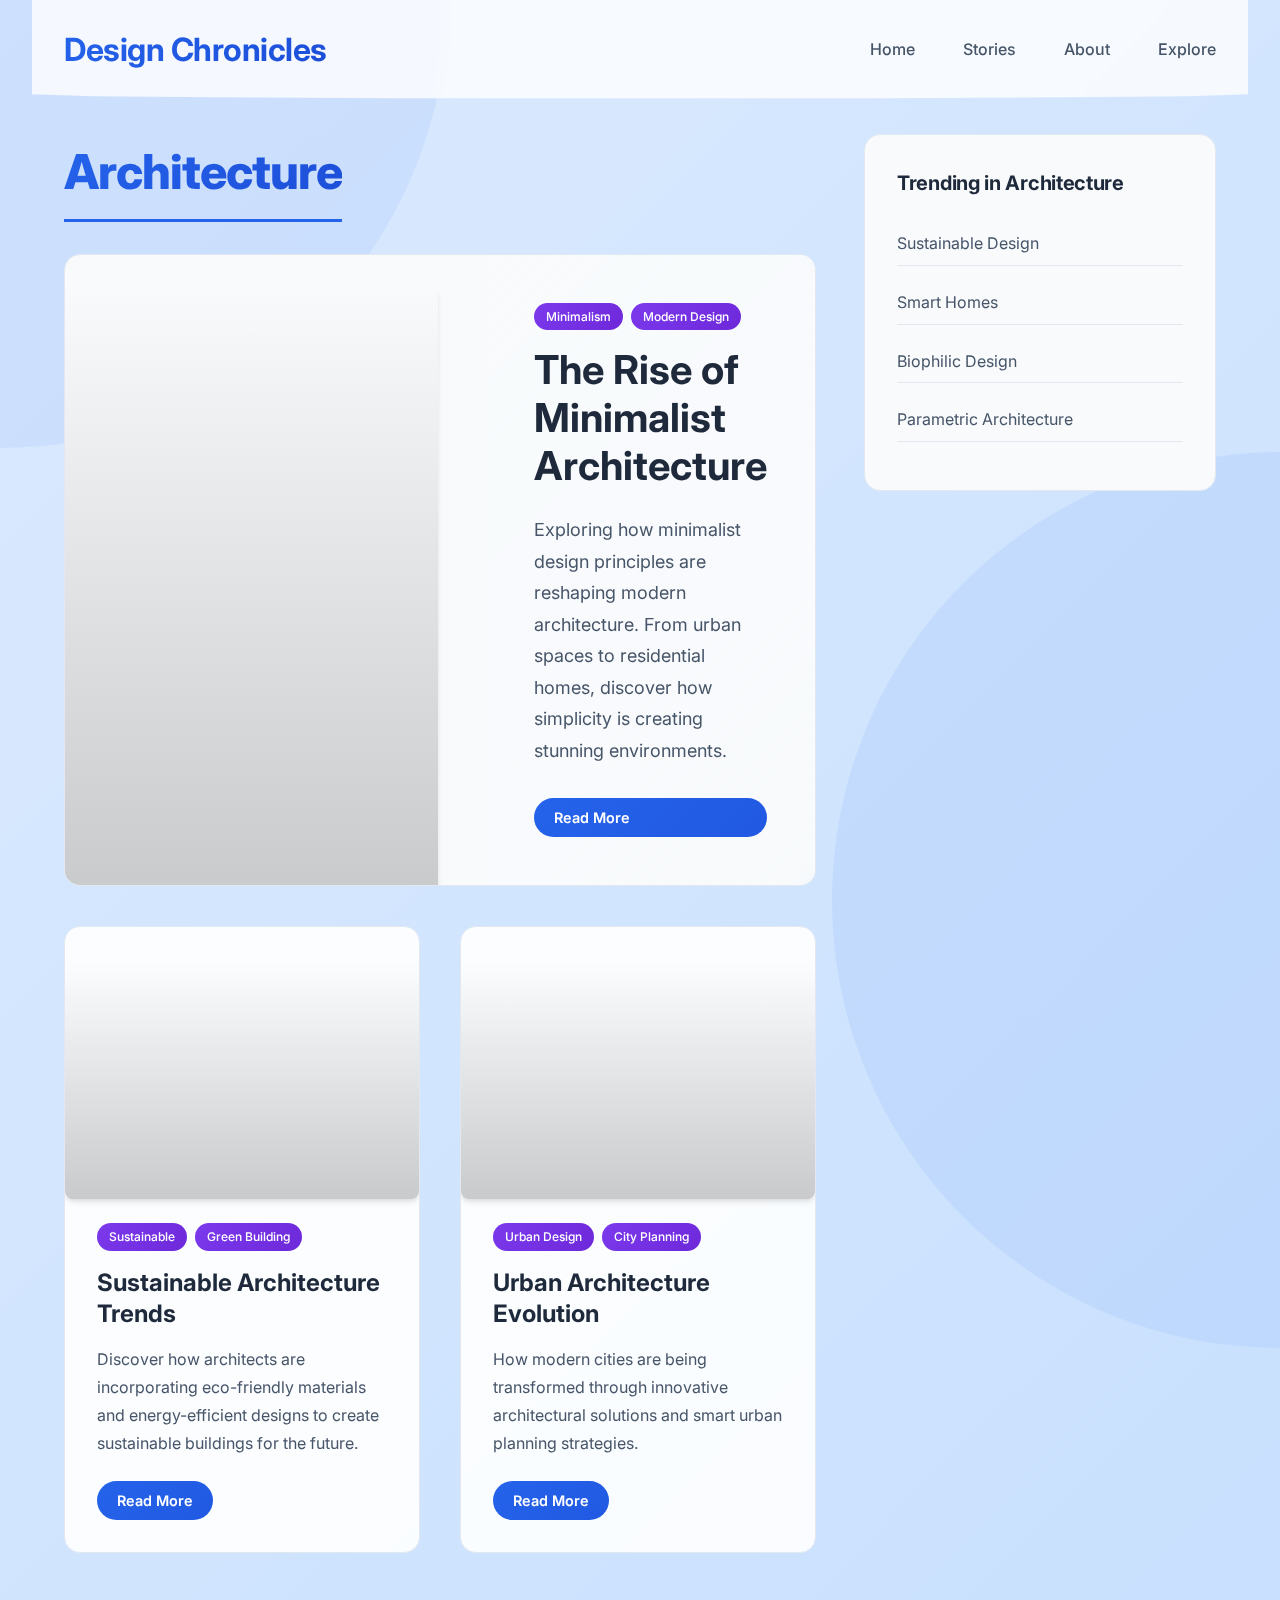
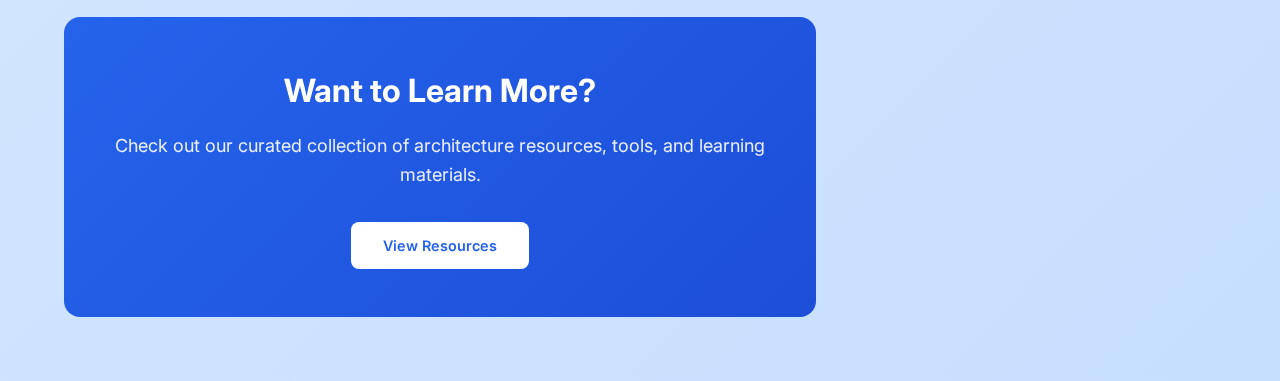
<file: architecture.html>
<!DOCTYPE html>
<html lang="en">

<head>
    <meta charset="UTF-8">
    <meta name="viewport" content="width=device-width, initial-scale=1.0">
    <title>Architecture | Design Chronicles</title>
    <link rel="stylesheet" href="style.css">
    <link rel="preconnect" href="https://fonts.googleapis.com">
    <link rel="preconnect" href="https://fonts.gstatic.com" crossorigin>
    <link href="https://fonts.googleapis.com/css2?family=Inter:wght@400;500;600;700&display=swap" rel="stylesheet">
</head>

<body>
    <header>
        <div class="header-content">
            <h1><a href="index.html" style="text-decoration: none; color: inherit;">Design Chronicles</a></h1>
            <nav>
                <ul>
                    <li><a href="index.html">Home</a></li>
                    <li><a href="index.html#blog">Stories</a></li>
                    <li><a href="index.html#about">About</a></li>
                    <li><a href="index.html#categories">Explore</a></li>
                </ul>
            </nav>
        </div>
    </header>

    <div class="main-content">
        <main id="architecture-content">
            <h1 class="page-title">Architecture</h1>
            <section class="blog-posts">
                <article class="blog-card">
                    <div class="article-image"
                        style="background: url('https://images.unsplash.com/photo-1511467687858-23d96c32e4ae?ixlib=rb-1.2.1&auto=format&fit=crop&w=800&q=80') center/cover;">
                    </div>
                    <div class="article-content">
                        <div class="category-tags">
                            <span class="category-tag">Minimalism</span>
                            <span class="category-tag">Modern Design</span>
                        </div>
                        <h2>The Rise of Minimalist Architecture</h2>
                        <p>Exploring how minimalist design principles are reshaping modern architecture. From urban
                            spaces to residential homes, discover how simplicity is creating stunning environments.</p>
                        <a href="https://www.archdaily.com/tag/minimalist-architecture" class="read-more" target="_blank"
                            rel="noopener noreferrer">Read More</a>
                    </div>
                </article>

                <article class="blog-card">
                    <div class="article-image"
                        style="background: url('https://images.unsplash.com/photo-1488972685288-c3fd157d7c7a?ixlib=rb-1.2.1&auto=format&fit=crop&w=800&q=80') center/cover;">
                    </div>
                    <div class="article-content">
                        <div class="category-tags">
                            <span class="category-tag">Sustainable</span>
                            <span class="category-tag">Green Building</span>
                        </div>
                        <h2>Sustainable Architecture Trends</h2>
                        <p>Discover how architects are incorporating eco-friendly materials and energy-efficient designs to create
                            sustainable buildings for the future.</p>
                        <a href="https://www.archdaily.com/tag/sustainable-architecture" class="read-more" target="_blank"
                            rel="noopener noreferrer">Read More</a>
                    </div>
                </article>

                <article class="blog-card">
                    <div class="article-image"
                        style="background: url('https://images.unsplash.com/photo-1481026469463-66327c86e544?ixlib=rb-1.2.1&auto=format&fit=crop&w=800&q=80') center/cover;">
                    </div>
                    <div class="article-content">
                        <div class="category-tags">
                            <span class="category-tag">Urban Design</span>
                            <span class="category-tag">City Planning</span>
                        </div>
                        <h2>Urban Architecture Evolution</h2>
                        <p>How modern cities are being transformed through innovative architectural solutions and smart urban
                            planning strategies.</p>
                        <a href="https://www.dezeen.com/architecture/urban-design/" class="read-more" target="_blank"
                            rel="noopener noreferrer">Read More</a>
                    </div>
                </article>
            </section>

            <div class="cta-section">
                <h2>Want to Learn More?</h2>
                <p>Check out our curated collection of architecture resources, tools, and learning materials.</p>
                <a href="resources.html#architecture-resources" class="read-more">View Resources</a>
            </div>
        </main>

        <aside class="sidebar">
            <section class="trending-topics">
                <h2>Trending in Architecture</h2>
                <ul>
                    <li><a href="#sustainable">Sustainable Design</a></li>
                    <li><a href="#smart-homes">Smart Homes</a></li>
                    <li><a href="#biophilic">Biophilic Design</a></li>
                    <li><a href="#parametric">Parametric Architecture</a></li>
                </ul>
            </section>
        </aside>
    </div>
</body>

</html>
</file>
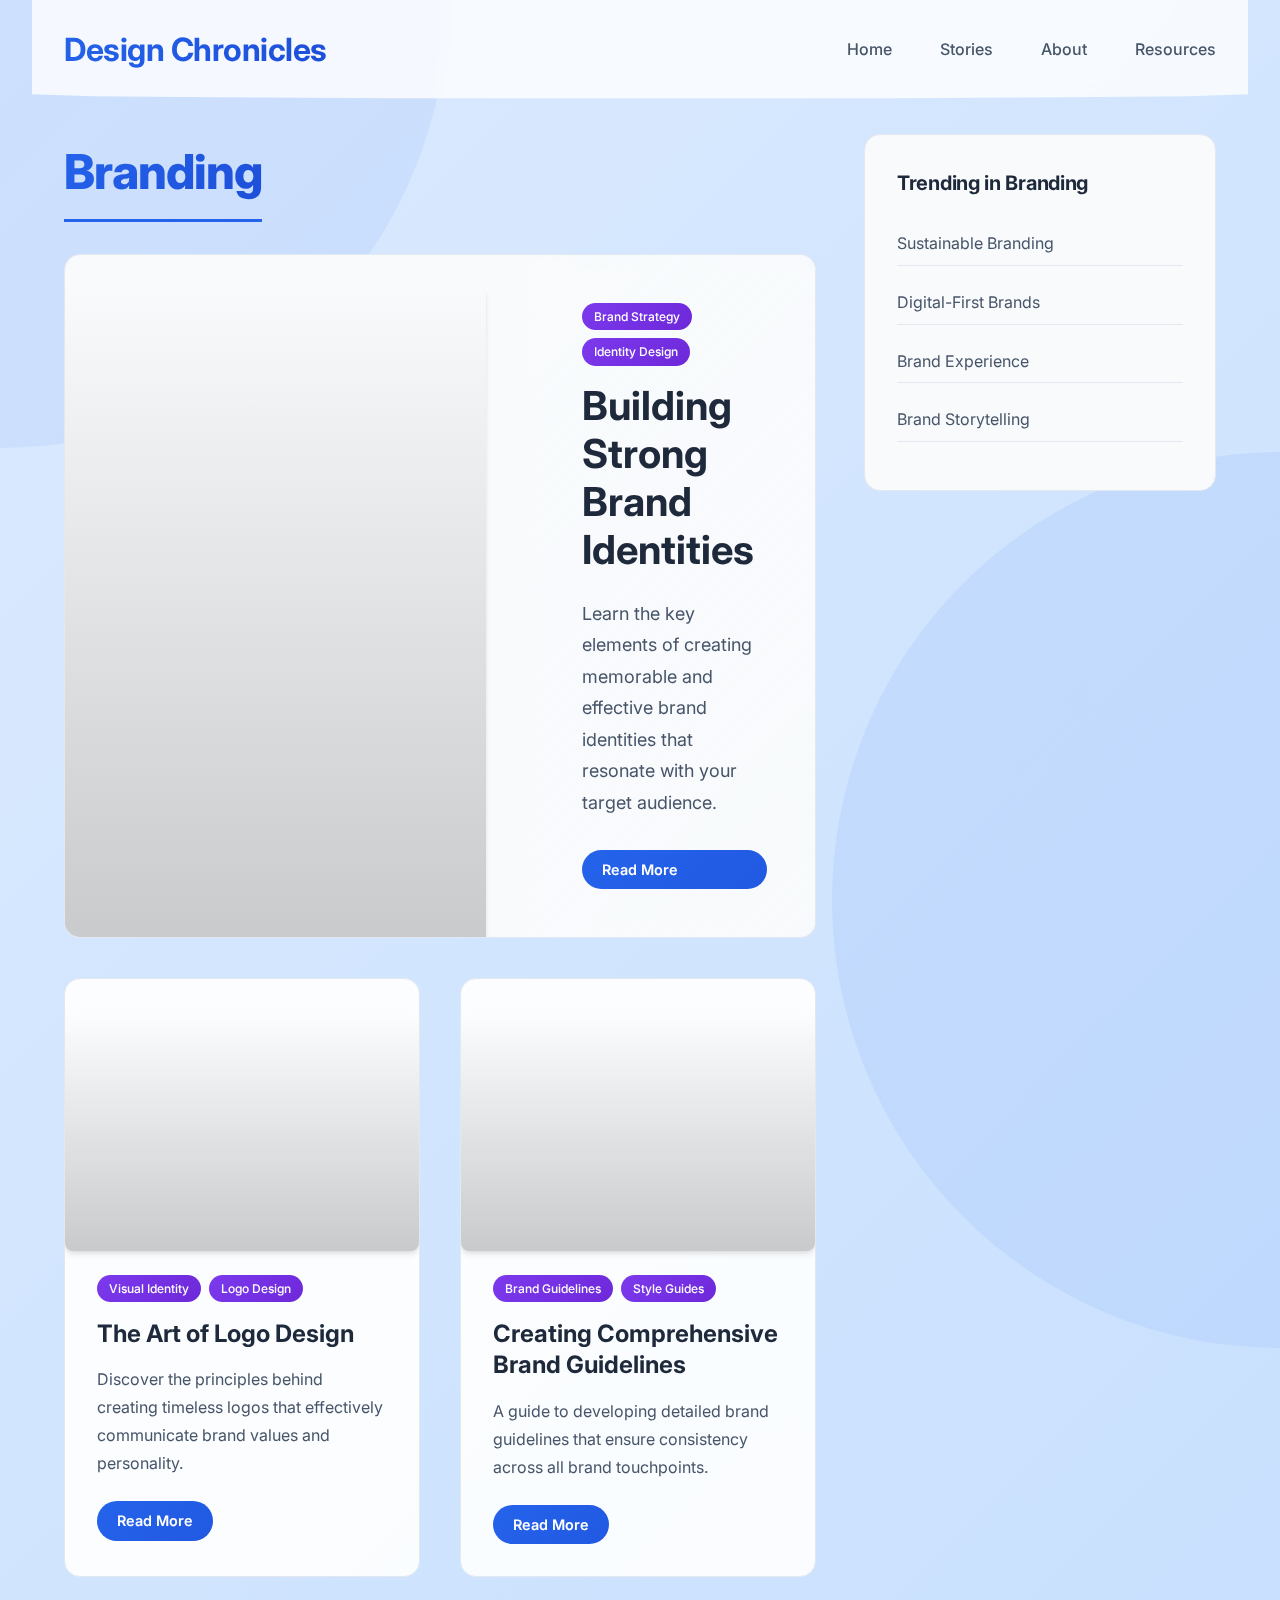
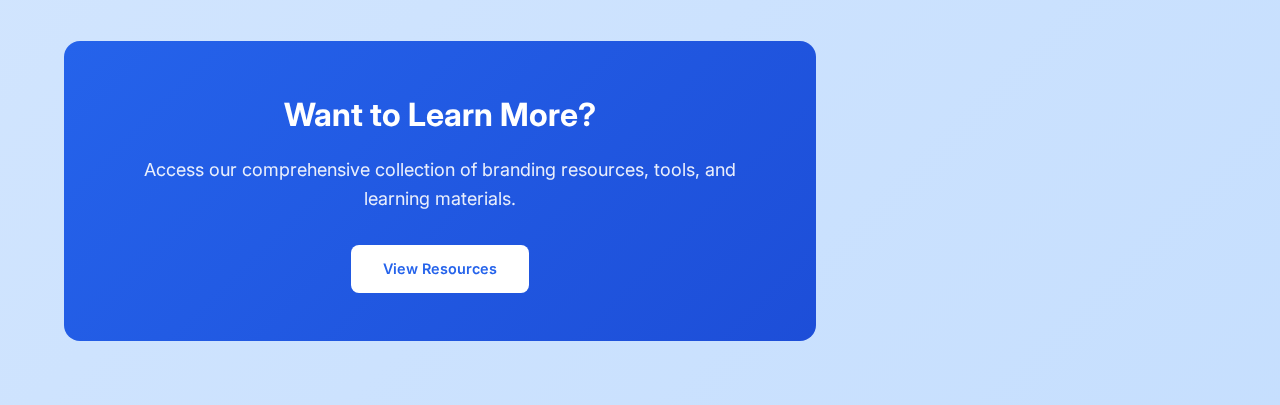
<file: branding.html>
<!DOCTYPE html>
<html lang="en">

<head>
    <meta charset="UTF-8">
    <meta name="viewport" content="width=device-width, initial-scale=1.0">
    <title>Branding | Design Chronicles</title>
    <link rel="stylesheet" href="style.css">
    <link rel="preconnect" href="https://fonts.googleapis.com">
    <link rel="preconnect" href="https://fonts.gstatic.com" crossorigin>
    <link href="https://fonts.googleapis.com/css2?family=Inter:wght@400;500;600;700&display=swap" rel="stylesheet">
</head>

<body>
    <header>
        <div class="header-content">
            <h1><a href="index.html" style="text-decoration: none; color: inherit;">Design Chronicles</a></h1>
            <nav>
                <ul>
                    <li><a href="index.html">Home</a></li>
                    <li><a href="index.html#blog">Stories</a></li>
                    <li><a href="index.html#about">About</a></li>
                    <li><a href="resources.html">Resources</a></li>
                </ul>
            </nav>
        </div>
    </header>

    <div class="main-content">
        <main id="branding-content">
            <h1 class="page-title">Branding</h1>
            <section class="blog-posts">
                <article class="blog-card">
                    <div class="article-image"
                        style="background: url('https://images.unsplash.com/photo-1557426272-fc759fdf7a8d?ixlib=rb-1.2.1&auto=format&fit=crop&w=800&q=80') center/cover;">
                    </div>
                    <div class="article-content">
                        <div class="category-tags">
                            <span class="category-tag">Brand Strategy</span>
                            <span class="category-tag">Identity Design</span>
                        </div>
                        <h2>Building Strong Brand Identities</h2>
                        <p>Learn the key elements of creating memorable and effective brand identities that resonate with your target audience.</p>
                        <a href="https://www.pentagram.com/work" class="read-more" target="_blank" rel="noopener noreferrer">Read More</a>
                    </div>
                </article>

                <article class="blog-card">
                    <div class="article-image"
                        style="background: url('https://images.unsplash.com/photo-1524758631624-e2822e304c36?ixlib=rb-1.2.1&auto=format&fit=crop&w=800&q=80') center/cover;">
                    </div>
                    <div class="article-content">
                        <div class="category-tags">
                            <span class="category-tag">Visual Identity</span>
                            <span class="category-tag">Logo Design</span>
                        </div>
                        <h2>The Art of Logo Design</h2>
                        <p>Discover the principles behind creating timeless logos that effectively communicate brand values and personality.</p>
                        <a href="https://www.logodesignlove.com/" class="read-more" target="_blank" rel="noopener noreferrer">Read More</a>
                    </div>
                </article>

                <article class="blog-card">
                    <div class="article-image"
                        style="background: url('https://images.unsplash.com/photo-1542744094-3a31f272c490?ixlib=rb-1.2.1&auto=format&fit=crop&w=800&q=80') center/cover;">
                    </div>
                    <div class="article-content">
                        <div class="category-tags">
                            <span class="category-tag">Brand Guidelines</span>
                            <span class="category-tag">Style Guides</span>
                        </div>
                        <h2>Creating Comprehensive Brand Guidelines</h2>
                        <p>A guide to developing detailed brand guidelines that ensure consistency across all brand touchpoints.</p>
                        <a href="https://www.brandingstyleguides.com/" class="read-more" target="_blank" rel="noopener noreferrer">Read More</a>
                    </div>
                </article>
            </section>

            <div class="cta-section">
                <h2>Want to Learn More?</h2>
                <p>Access our comprehensive collection of branding resources, tools, and learning materials.</p>
                <a href="resources.html#branding-resources" class="read-more">View Resources</a>
            </div>
        </main>

        <aside class="sidebar">
            <section class="trending-topics">
                <h2>Trending in Branding</h2>
                <ul>
                    <li><a href="#sustainable-branding">Sustainable Branding</a></li>
                    <li><a href="#digital-first">Digital-First Brands</a></li>
                    <li><a href="#brand-experience">Brand Experience</a></li>
                    <li><a href="#brand-storytelling">Brand Storytelling</a></li>
                </ul>
            </section>
        </aside>
    </div>
</body>

</html>
</file>
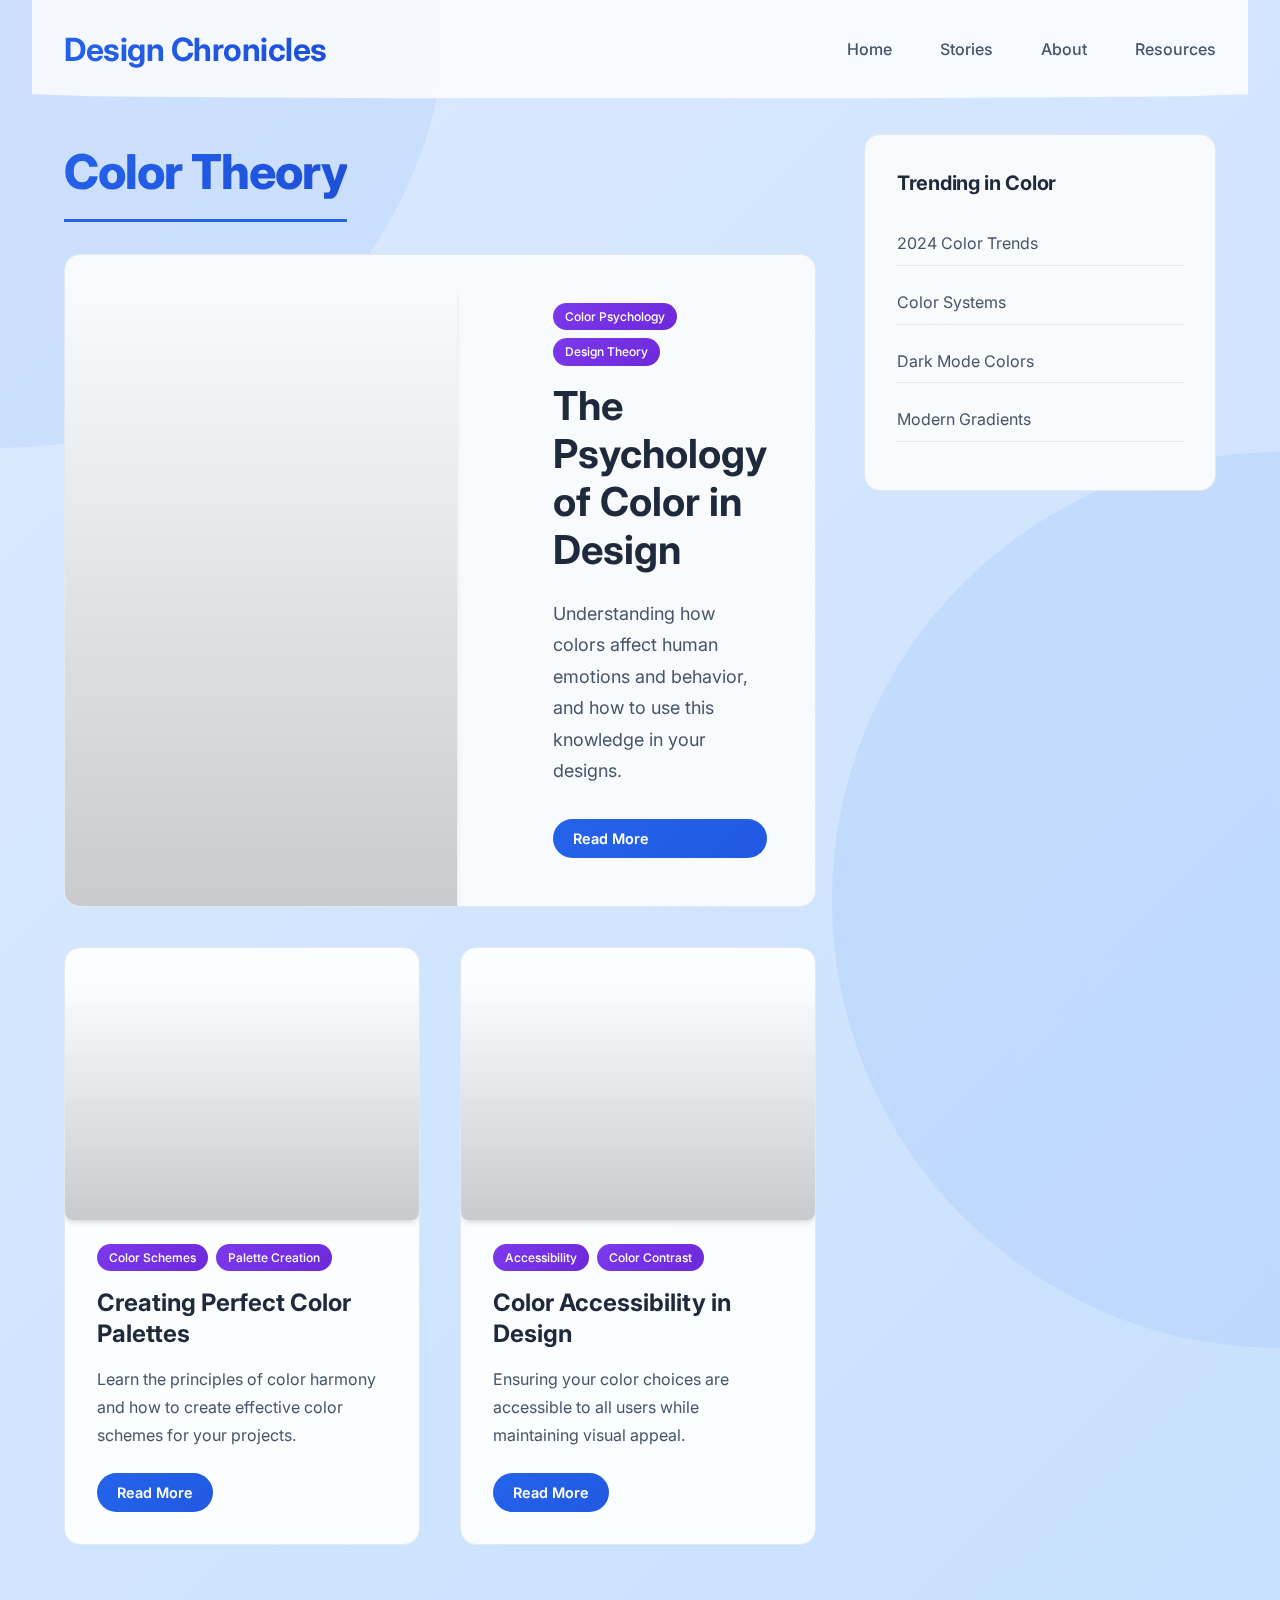
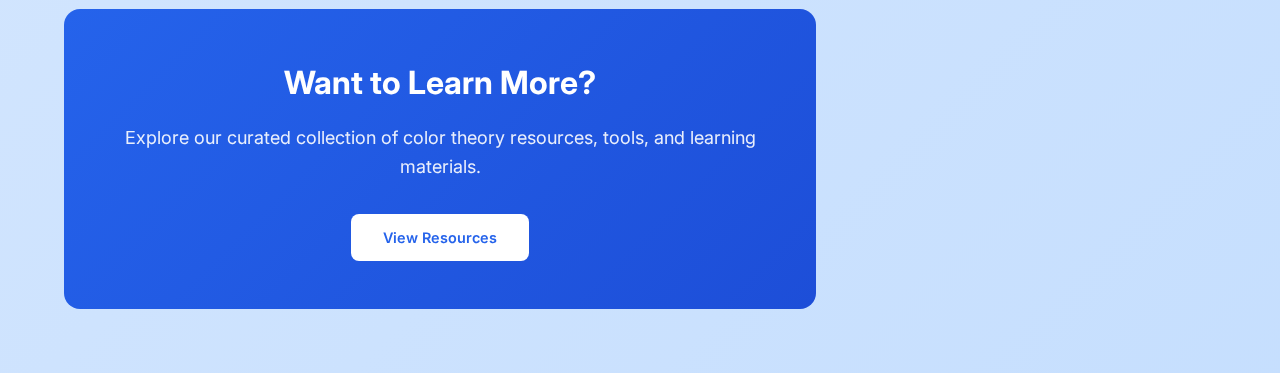
<file: color-theory.html>
<!DOCTYPE html>
<html lang="en">

<head>
    <meta charset="UTF-8">
    <meta name="viewport" content="width=device-width, initial-scale=1.0">
    <title>Color Theory | Design Chronicles</title>
    <link rel="stylesheet" href="style.css">
    <link rel="preconnect" href="https://fonts.googleapis.com">
    <link rel="preconnect" href="https://fonts.gstatic.com" crossorigin>
    <link href="https://fonts.googleapis.com/css2?family=Inter:wght@400;500;600;700&display=swap" rel="stylesheet">
</head>

<body>
    <header>
        <div class="header-content">
            <h1><a href="index.html" style="text-decoration: none; color: inherit;">Design Chronicles</a></h1>
            <nav>
                <ul>
                    <li><a href="index.html">Home</a></li>
                    <li><a href="index.html#blog">Stories</a></li>
                    <li><a href="index.html#about">About</a></li>
                    <li><a href="resources.html">Resources</a></li>
                </ul>
            </nav>
        </div>
    </header>

    <div class="main-content">
        <main id="color-theory-content">
            <h1 class="page-title">Color Theory</h1>
            <section class="blog-posts">
                <article class="blog-card">
                    <div class="article-image"
                        style="background: url('https://images.unsplash.com/photo-1525909002-1b05e0c869d8?ixlib=rb-1.2.1&auto=format&fit=crop&w=800&q=80') center/cover;">
                    </div>
                    <div class="article-content">
                        <div class="category-tags">
                            <span class="category-tag">Color Psychology</span>
                            <span class="category-tag">Design Theory</span>
                        </div>
                        <h2>The Psychology of Color in Design</h2>
                        <p>Understanding how colors affect human emotions and behavior, and how to use this knowledge in your designs.</p>
                        <a href="https://www.smashingmagazine.com/category/color" class="read-more" target="_blank" rel="noopener noreferrer">Read More</a>
                    </div>
                </article>

                <article class="blog-card">
                    <div class="article-image"
                        style="background: url('https://images.unsplash.com/photo-1513364776144-60967b0f800f?ixlib=rb-1.2.1&auto=format&fit=crop&w=800&q=80') center/cover;">
                    </div>
                    <div class="article-content">
                        <div class="category-tags">
                            <span class="category-tag">Color Schemes</span>
                            <span class="category-tag">Palette Creation</span>
                        </div>
                        <h2>Creating Perfect Color Palettes</h2>
                        <p>Learn the principles of color harmony and how to create effective color schemes for your projects.</p>
                        <a href="https://color.adobe.com/create" class="read-more" target="_blank" rel="noopener noreferrer">Read More</a>
                    </div>
                </article>

                <article class="blog-card">
                    <div class="article-image"
                        style="background: url('https://images.unsplash.com/photo-1541701494587-cb58502866ab?ixlib=rb-1.2.1&auto=format&fit=crop&w=800&q=80') center/cover;">
                    </div>
                    <div class="article-content">
                        <div class="category-tags">
                            <span class="category-tag">Accessibility</span>
                            <span class="category-tag">Color Contrast</span>
                        </div>
                        <h2>Color Accessibility in Design</h2>
                        <p>Ensuring your color choices are accessible to all users while maintaining visual appeal.</p>
                        <a href="https://webaim.org/resources/contrastchecker/" class="read-more" target="_blank" rel="noopener noreferrer">Read More</a>
                    </div>
                </article>
            </section>

            <div class="cta-section">
                <h2>Want to Learn More?</h2>
                <p>Explore our curated collection of color theory resources, tools, and learning materials.</p>
                <a href="resources.html#color-theory-resources" class="read-more">View Resources</a>
            </div>
        </main>

        <aside class="sidebar">
            <section class="trending-topics">
                <h2>Trending in Color</h2>
                <ul>
                    <li><a href="#color-trends">2024 Color Trends</a></li>
                    <li><a href="#color-systems">Color Systems</a></li>
                    <li><a href="#dark-mode">Dark Mode Colors</a></li>
                    <li><a href="#gradients">Modern Gradients</a></li>
                </ul>
            </section>
        </aside>
    </div>
</body>

</html>
</file>
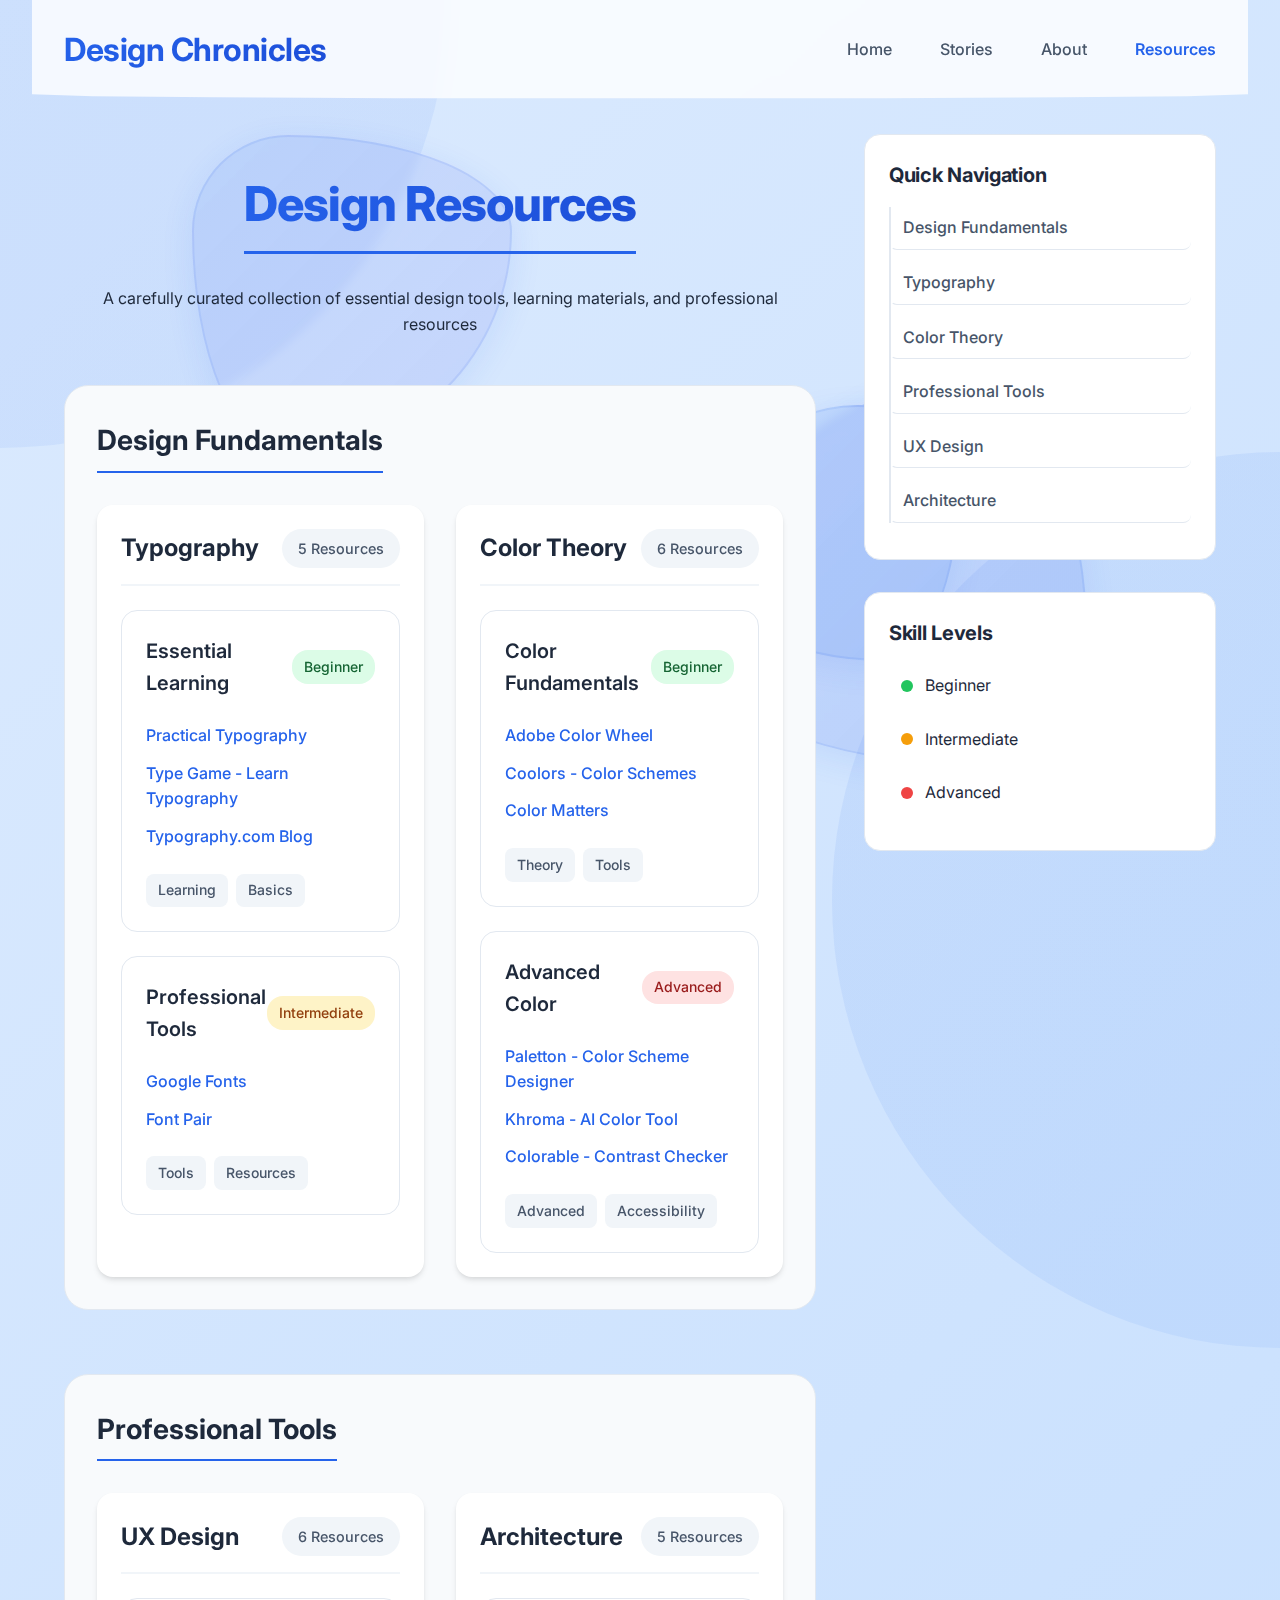
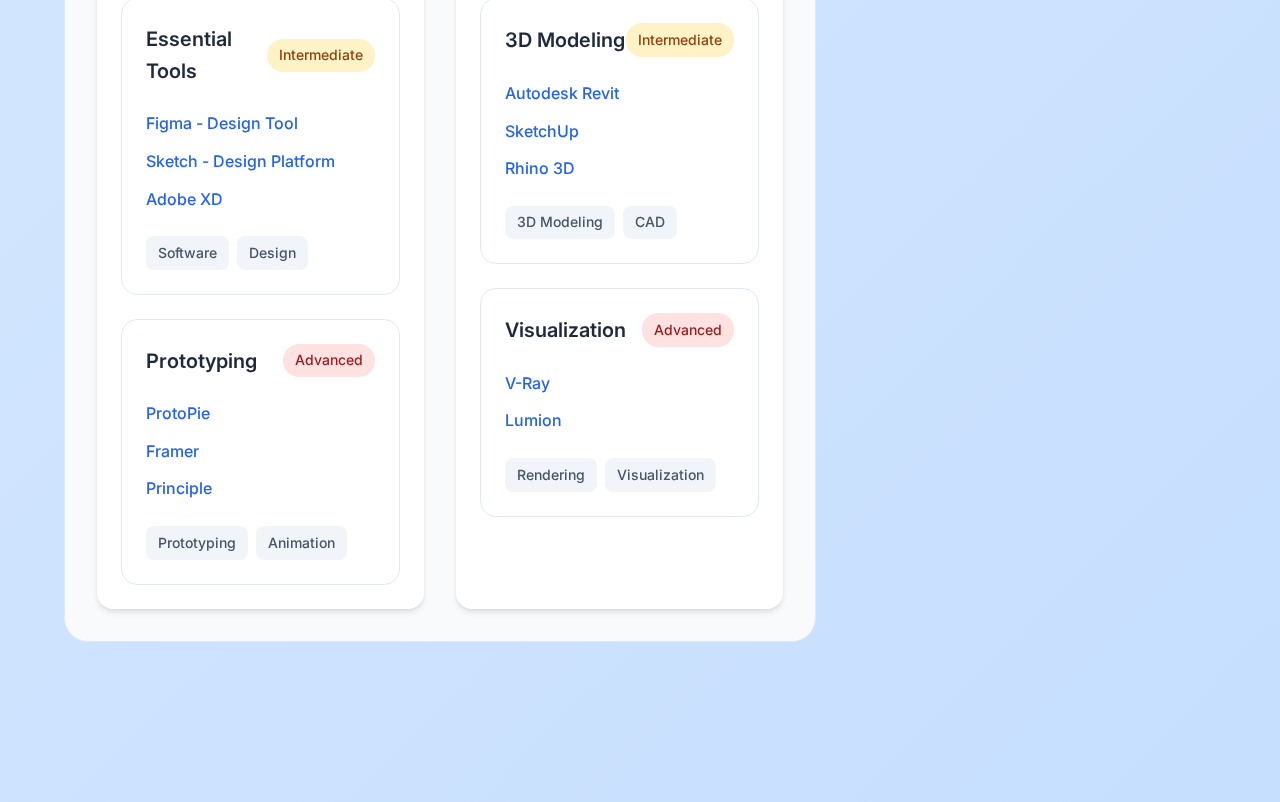
<file: resources.html>
<!DOCTYPE html>
<html lang="en">

<head>
    <meta charset="UTF-8">
    <meta name="viewport" content="width=device-width, initial-scale=1.0">
    <title>Resources | Design Chronicles</title>
    <link rel="stylesheet" href="style.css">
    <link rel="preconnect" href="https://fonts.googleapis.com">
    <link rel="preconnect" href="https://fonts.gstatic.com" crossorigin>
    <link href="https://fonts.googleapis.com/css2?family=Inter:wght@400;500;600;700&display=swap" rel="stylesheet">
</head>

<body>
    <div class="geometric-shapes">
        <div class="shape"></div>
        <div class="shape"></div>
        <div class="shape"></div>
    </div>
    <header>
        <div class="header-content">
            <h1><a href="index.html" style="text-decoration: none; color: inherit;">Design Chronicles</a></h1>
            <nav>
                <ul>
                    <li><a href="index.html">Home</a></li>
                    <li><a href="index.html#blog">Stories</a></li>
                    <li><a href="index.html#about">About</a></li>
                    <li><a href="resources.html" class="active">Resources</a></li>
                </ul>
            </nav>
        </div>
    </header>

    <div class="main-content">
        <main id="resources-content">
            <div class="resources-header">
                <h1 class="page-title">Design Resources</h1>
                <p class="subtitle">A carefully curated collection of essential design tools, learning materials, and professional resources</p>
            </div>

            <!-- Design Fundamentals Section -->
            <div class="resources-section" id="fundamentals">
                <h2 class="section-title">Design Fundamentals</h2>
                <div class="resources-grid">
                    <!-- Typography -->
                    <section class="resource-category" id="typography">
                        <div class="category-header">
                            <h3>Typography</h3>
                            <span class="resource-count">5 Resources</span>
                        </div>
                        <div class="resource-cards">
                            <div class="resource-card">
                                <div class="card-header">
                                    <h4>Essential Learning</h4>
                                    <span class="skill-level beginner">Beginner</span>
                                </div>
                                <ul>
                                    <li><a href="https://practicaltypography.com/" target="_blank" rel="noopener noreferrer">Practical Typography</a></li>
                                    <li><a href="https://type.method.ac/" target="_blank" rel="noopener noreferrer">Type Game - Learn Typography</a></li>
                                    <li><a href="https://www.typography.com/blog" target="_blank" rel="noopener noreferrer">Typography.com Blog</a></li>
                                </ul>
                                <div class="card-footer">
                                    <span class="tag">Learning</span>
                                    <span class="tag">Basics</span>
                                </div>
                            </div>
                            <div class="resource-card">
                                <div class="card-header">
                                    <h4>Professional Tools</h4>
                                    <span class="skill-level intermediate">Intermediate</span>
                                </div>
                                <ul>
                                    <li><a href="https://fonts.google.com/" target="_blank" rel="noopener noreferrer">Google Fonts</a></li>
                                    <li><a href="https://www.fontpair.co/" target="_blank" rel="noopener noreferrer">Font Pair</a></li>
                                </ul>
                                <div class="card-footer">
                                    <span class="tag">Tools</span>
                                    <span class="tag">Resources</span>
                                </div>
                            </div>
                        </div>
                    </section>

                    <!-- Color Theory -->
                    <section class="resource-category" id="color-theory">
                        <div class="category-header">
                            <h3>Color Theory</h3>
                            <span class="resource-count">6 Resources</span>
                        </div>
                        <div class="resource-cards">
                            <div class="resource-card">
                                <div class="card-header">
                                    <h4>Color Fundamentals</h4>
                                    <span class="skill-level beginner">Beginner</span>
                                </div>
                                <ul>
                                    <li><a href="https://color.adobe.com/create" target="_blank" rel="noopener noreferrer">Adobe Color Wheel</a></li>
                                    <li><a href="https://coolors.co/" target="_blank" rel="noopener noreferrer">Coolors - Color Schemes</a></li>
                                    <li><a href="https://www.colormatters.com/" target="_blank" rel="noopener noreferrer">Color Matters</a></li>
                                </ul>
                                <div class="card-footer">
                                    <span class="tag">Theory</span>
                                    <span class="tag">Tools</span>
                                </div>
                            </div>
                            <div class="resource-card">
                                <div class="card-header">
                                    <h4>Advanced Color</h4>
                                    <span class="skill-level advanced">Advanced</span>
                                </div>
                                <ul>
                                    <li><a href="https://paletton.com/" target="_blank" rel="noopener noreferrer">Paletton - Color Scheme Designer</a></li>
                                    <li><a href="https://www.khroma.co/" target="_blank" rel="noopener noreferrer">Khroma - AI Color Tool</a></li>
                                    <li><a href="https://colorable.jxnblk.com/" target="_blank" rel="noopener noreferrer">Colorable - Contrast Checker</a></li>
                                </ul>
                                <div class="card-footer">
                                    <span class="tag">Advanced</span>
                                    <span class="tag">Accessibility</span>
                                </div>
                            </div>
                        </div>
                    </section>
                </div>
            </div>

            <!-- Professional Tools Section -->
            <div class="resources-section" id="tools">
                <h2 class="section-title">Professional Tools</h2>
                <div class="resources-grid">
                    <!-- UX Design -->
                    <section class="resource-category" id="ux-design">
                        <div class="category-header">
                            <h3>UX Design</h3>
                            <span class="resource-count">6 Resources</span>
                        </div>
                        <div class="resource-cards">
                            <div class="resource-card">
                                <div class="card-header">
                                    <h4>Essential Tools</h4>
                                    <span class="skill-level intermediate">Intermediate</span>
                                </div>
                                <ul>
                                    <li><a href="https://www.figma.com/" target="_blank" rel="noopener noreferrer">Figma - Design Tool</a></li>
                                    <li><a href="https://www.sketch.com/" target="_blank" rel="noopener noreferrer">Sketch - Design Platform</a></li>
                                    <li><a href="https://www.adobe.com/products/xd.html" target="_blank" rel="noopener noreferrer">Adobe XD</a></li>
                                </ul>
                                <div class="card-footer">
                                    <span class="tag">Software</span>
                                    <span class="tag">Design</span>
                                </div>
                            </div>
                            <div class="resource-card">
                                <div class="card-header">
                                    <h4>Prototyping</h4>
                                    <span class="skill-level advanced">Advanced</span>
                                </div>
                                <ul>
                                    <li><a href="https://www.protopie.io/" target="_blank" rel="noopener noreferrer">ProtoPie</a></li>
                                    <li><a href="https://framer.com/" target="_blank" rel="noopener noreferrer">Framer</a></li>
                                    <li><a href="https://principle.io/" target="_blank" rel="noopener noreferrer">Principle</a></li>
                                </ul>
                                <div class="card-footer">
                                    <span class="tag">Prototyping</span>
                                    <span class="tag">Animation</span>
                                </div>
                            </div>
                        </div>
                    </section>

                    <!-- Architecture -->
                    <section class="resource-category" id="architecture">
                        <div class="category-header">
                            <h3>Architecture</h3>
                            <span class="resource-count">5 Resources</span>
                        </div>
                        <div class="resource-cards">
                            <div class="resource-card">
                                <div class="card-header">
                                    <h4>3D Modeling</h4>
                                    <span class="skill-level intermediate">Intermediate</span>
                                </div>
                                <ul>
                                    <li><a href="https://www.autodesk.com/products/revit/overview" target="_blank" rel="noopener noreferrer">Autodesk Revit</a></li>
                                    <li><a href="https://www.sketchup.com/" target="_blank" rel="noopener noreferrer">SketchUp</a></li>
                                    <li><a href="https://www.rhino3d.com/" target="_blank" rel="noopener noreferrer">Rhino 3D</a></li>
                                </ul>
                                <div class="card-footer">
                                    <span class="tag">3D Modeling</span>
                                    <span class="tag">CAD</span>
                                </div>
                            </div>
                            <div class="resource-card">
                                <div class="card-header">
                                    <h4>Visualization</h4>
                                    <span class="skill-level advanced">Advanced</span>
                                </div>
                                <ul>
                                    <li><a href="https://www.chaosgroup.com/vray" target="_blank" rel="noopener noreferrer">V-Ray</a></li>
                                    <li><a href="https://www.lumion.com/" target="_blank" rel="noopener noreferrer">Lumion</a></li>
                                </ul>
                                <div class="card-footer">
                                    <span class="tag">Rendering</span>
                                    <span class="tag">Visualization</span>
                                </div>
                            </div>
                        </div>
                    </section>
                </div>
            </div>
        </main>

        <aside class="sidebar">
            <div class="sidebar-content">
                <section class="quick-links">
                    <h2>Quick Navigation</h2>
                    <ul>
                        <li><a href="#fundamentals">Design Fundamentals</a></li>
                        <li><a href="#typography">Typography</a></li>
                        <li><a href="#color-theory">Color Theory</a></li>
                        <li><a href="#tools">Professional Tools</a></li>
                        <li><a href="#ux-design">UX Design</a></li>
                        <li><a href="#architecture">Architecture</a></li>
                    </ul>
                </section>

                <section class="skill-levels">
                    <h2>Skill Levels</h2>
                    <ul>
                        <li>
                            <span class="level-indicator beginner"></span>
                            Beginner
                        </li>
                        <li>
                            <span class="level-indicator intermediate"></span>
                            Intermediate
                        </li>
                        <li>
                            <span class="level-indicator advanced"></span>
                            Advanced
                        </li>
                    </ul>
                </section>
            </div>
        </aside>
    </div>
</body>

</html>
</file>
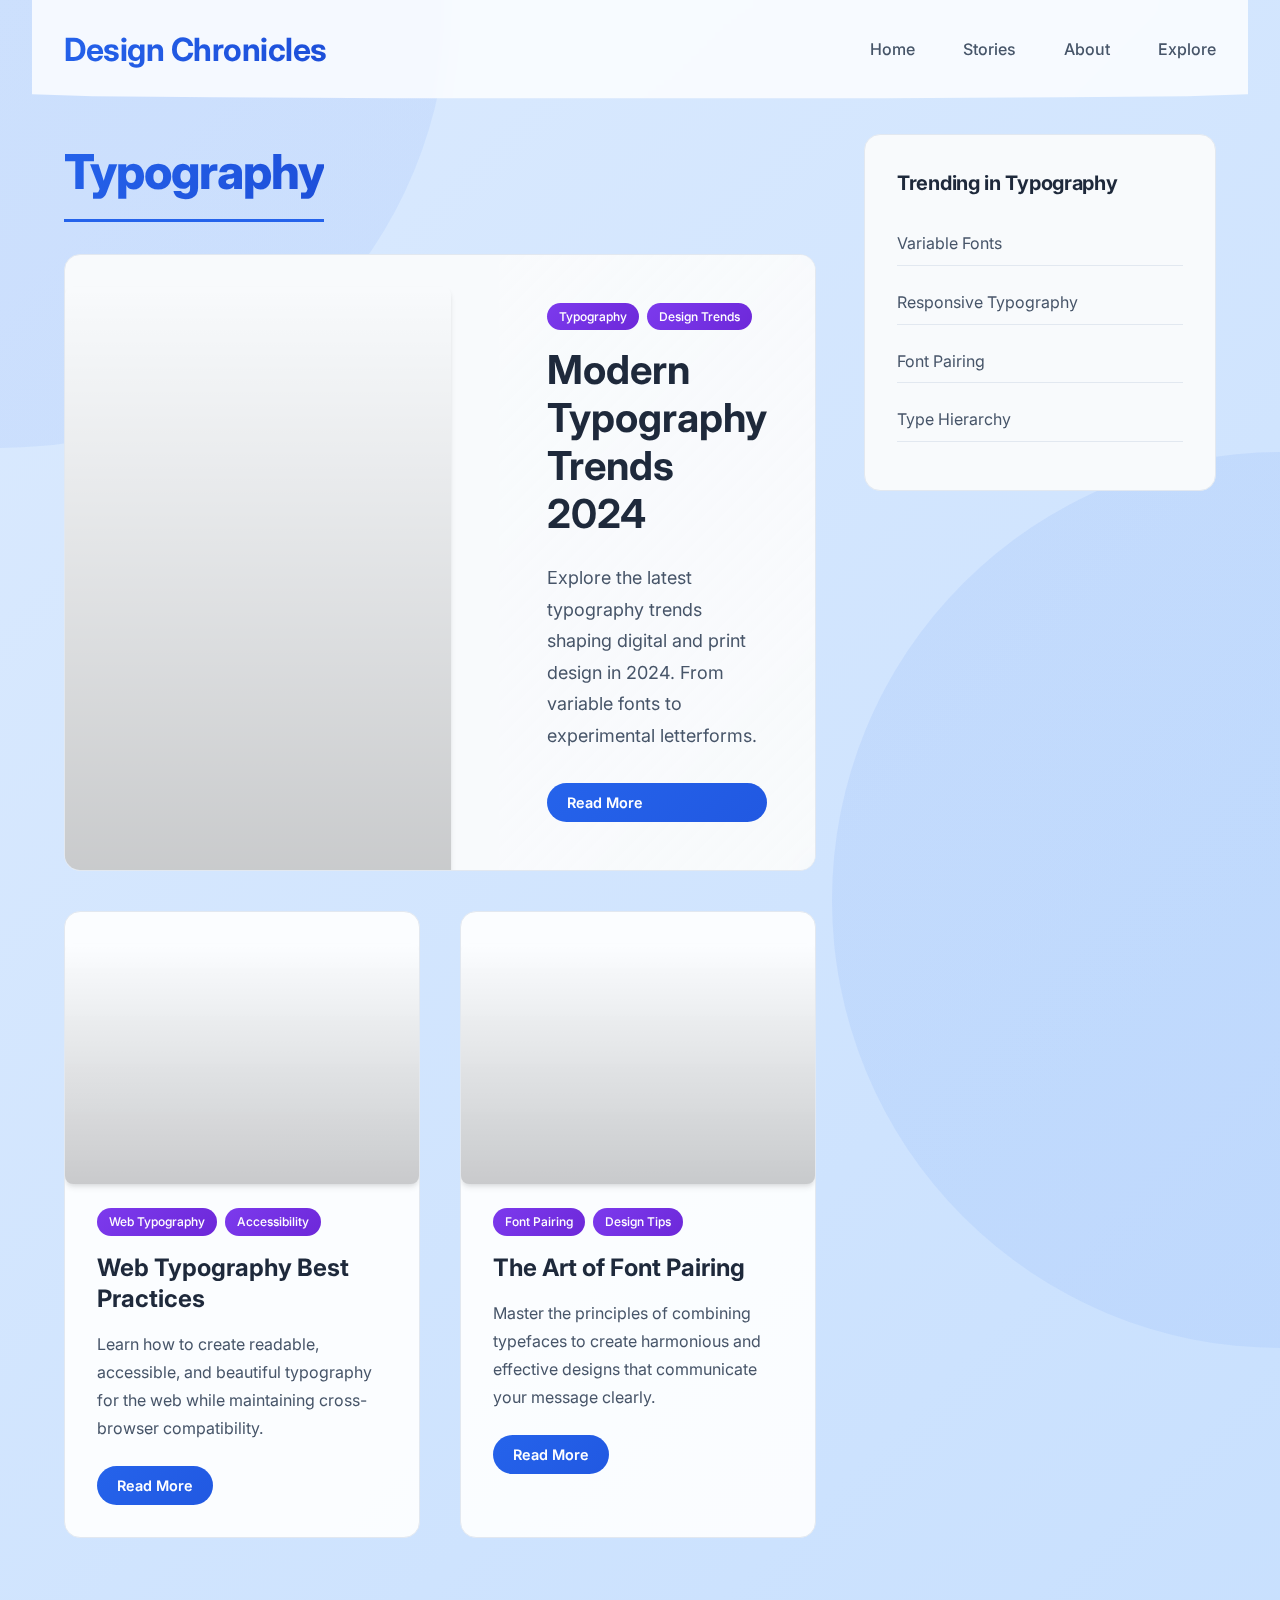
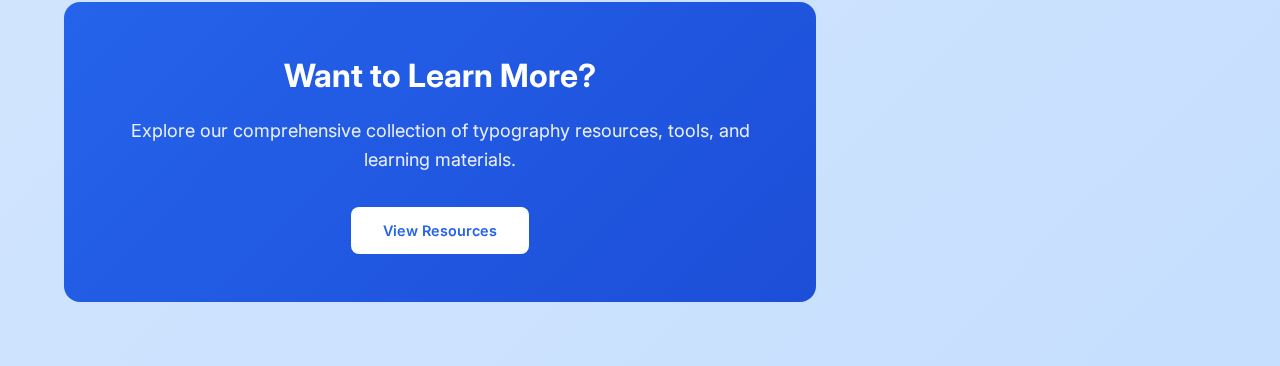
<file: typography.html>
<!DOCTYPE html>
<html lang="en">

<head>
    <meta charset="UTF-8">
    <meta name="viewport" content="width=device-width, initial-scale=1.0">
    <title>Typography | Design Chronicles</title>
    <link rel="stylesheet" href="style.css">
    <link rel="preconnect" href="https://fonts.googleapis.com">
    <link rel="preconnect" href="https://fonts.gstatic.com" crossorigin>
    <link href="https://fonts.googleapis.com/css2?family=Inter:wght@400;500;600;700&display=swap" rel="stylesheet">
</head>

<body>
    <header>
        <div class="header-content">
            <h1><a href="index.html" style="text-decoration: none; color: inherit;">Design Chronicles</a></h1>
            <nav>
                <ul>
                    <li><a href="index.html">Home</a></li>
                    <li><a href="index.html#blog">Stories</a></li>
                    <li><a href="index.html#about">About</a></li>
                    <li><a href="index.html#categories">Explore</a></li>
                </ul>
            </nav>
        </div>
    </header>

    <div class="main-content">
        <main id="typography-content">
            <h1 class="page-title">Typography</h1>
            <section class="blog-posts">
                <article class="blog-card">
                    <div class="article-image"
                        style="background: url('https://images.unsplash.com/photo-1618477388954-7852f32655ec?ixlib=rb-1.2.1&auto=format&fit=crop&w=800&q=80') center/cover;">
                    </div>
                    <div class="article-content">
                        <div class="category-tags">
                            <span class="category-tag">Typography</span>
                            <span class="category-tag">Design Trends</span>
                        </div>
                        <h2>Modern Typography Trends 2024</h2>
                        <p>Explore the latest typography trends shaping digital and print design in 2024. From variable fonts to experimental letterforms.</p>
                        <a href="https://www.typewolf.com/blog" class="read-more" target="_blank" rel="noopener noreferrer">Read More</a>
                    </div>
                </article>

                <article class="blog-card">
                    <div class="article-image"
                        style="background: url('https://images.unsplash.com/photo-1561070791-2526d30994b5?ixlib=rb-1.2.1&auto=format&fit=crop&w=800&q=80') center/cover;">
                    </div>
                    <div class="article-content">
                        <div class="category-tags">
                            <span class="category-tag">Web Typography</span>
                            <span class="category-tag">Accessibility</span>
                        </div>
                        <h2>Web Typography Best Practices</h2>
                        <p>Learn how to create readable, accessible, and beautiful typography for the web while maintaining cross-browser compatibility.</p>
                        <a href="https://www.smashingmagazine.com/category/typography" class="read-more" target="_blank" rel="noopener noreferrer">Read More</a>
                    </div>
                </article>

                <article class="blog-card">
                    <div class="article-image"
                        style="background: url('https://images.unsplash.com/photo-1515378791036-0648a3ef77b2?ixlib=rb-1.2.1&auto=format&fit=crop&w=800&q=80') center/cover;">
                    </div>
                    <div class="article-content">
                        <div class="category-tags">
                            <span class="category-tag">Font Pairing</span>
                            <span class="category-tag">Design Tips</span>
                        </div>
                        <h2>The Art of Font Pairing</h2>
                        <p>Master the principles of combining typefaces to create harmonious and effective designs that communicate your message clearly.</p>
                        <a href="https://fontpair.co/" class="read-more" target="_blank" rel="noopener noreferrer">Read More</a>
                    </div>
                </article>
            </section>

            <div class="cta-section">
                <h2>Want to Learn More?</h2>
                <p>Explore our comprehensive collection of typography resources, tools, and learning materials.</p>
                <a href="resources.html#typography-resources" class="read-more">View Resources</a>
            </div>
        </main>

        <aside class="sidebar">
            <section class="trending-topics">
                <h2>Trending in Typography</h2>
                <ul>
                    <li><a href="#variable-fonts">Variable Fonts</a></li>
                    <li><a href="#responsive-type">Responsive Typography</a></li>
                    <li><a href="#font-pairing">Font Pairing</a></li>
                    <li><a href="#type-hierarchy">Type Hierarchy</a></li>
                </ul>
            </section>
        </aside>
    </div>
</body>

</html>
</file>
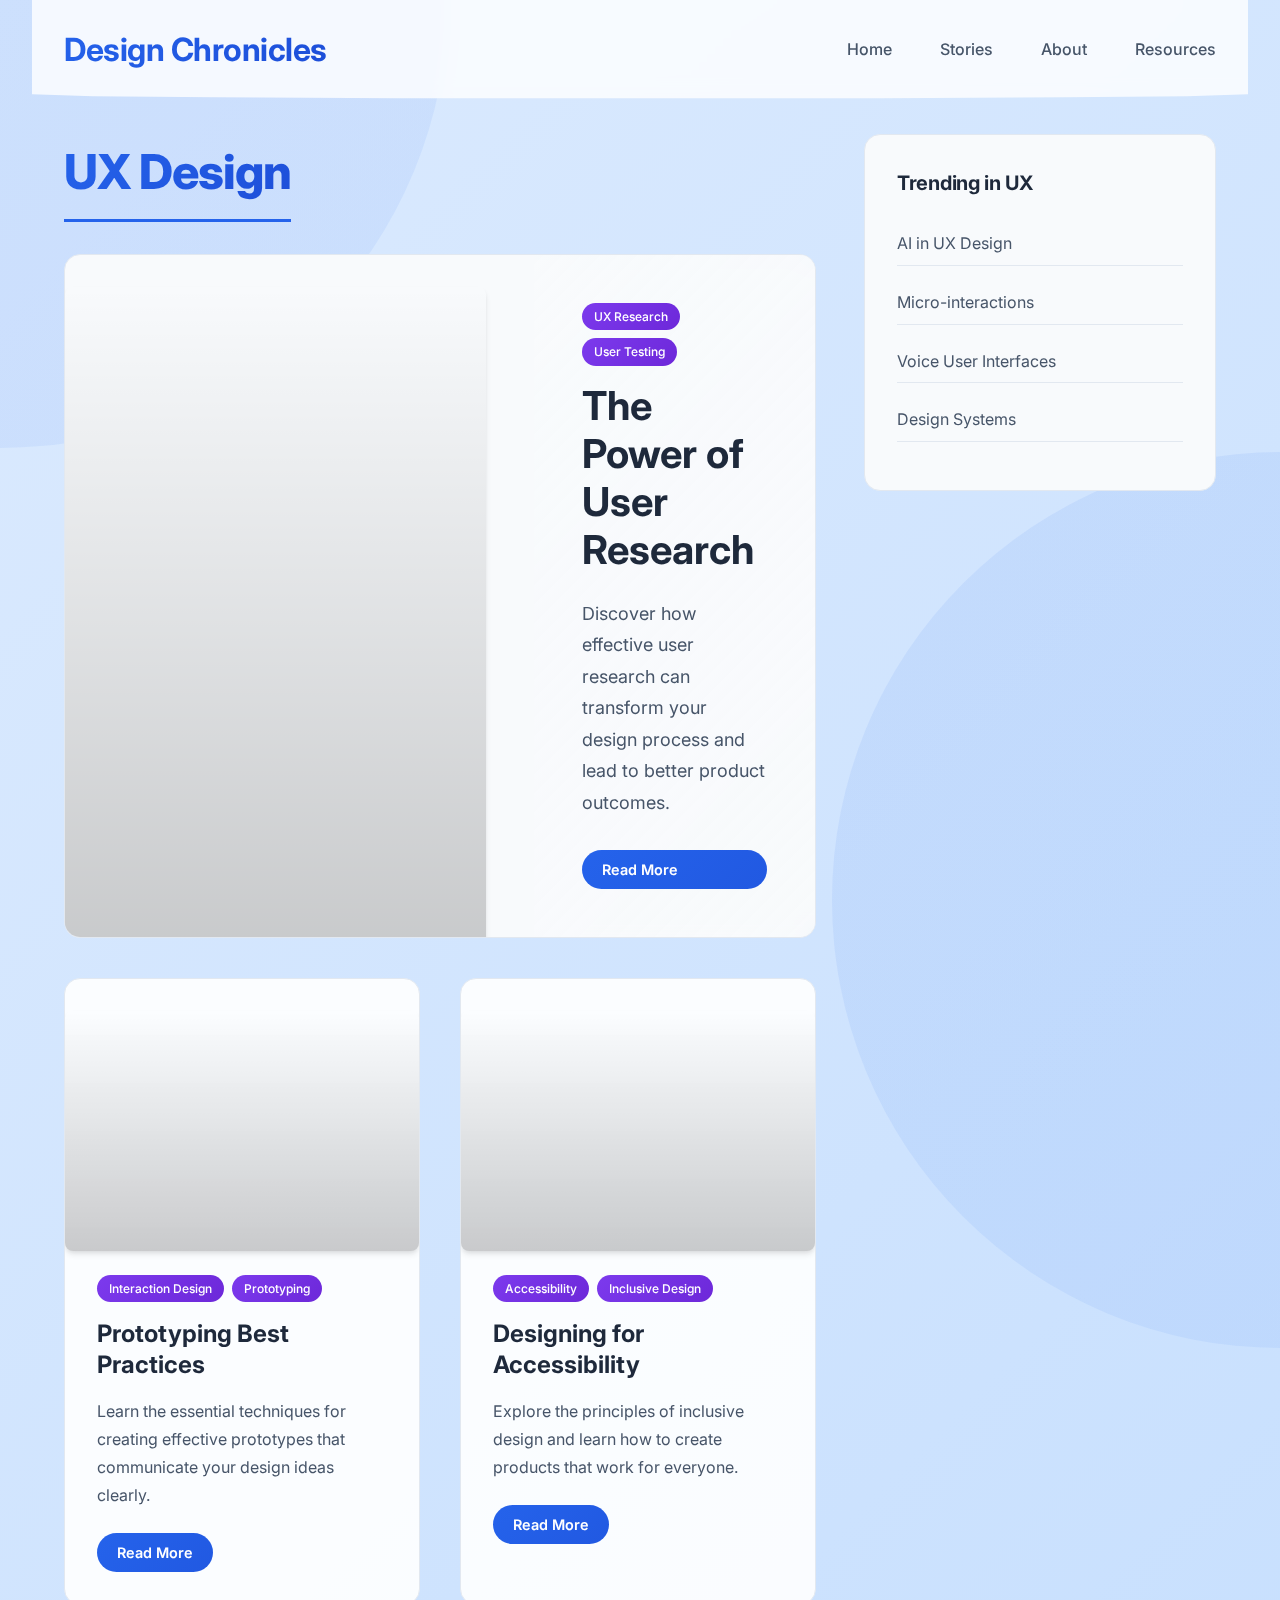
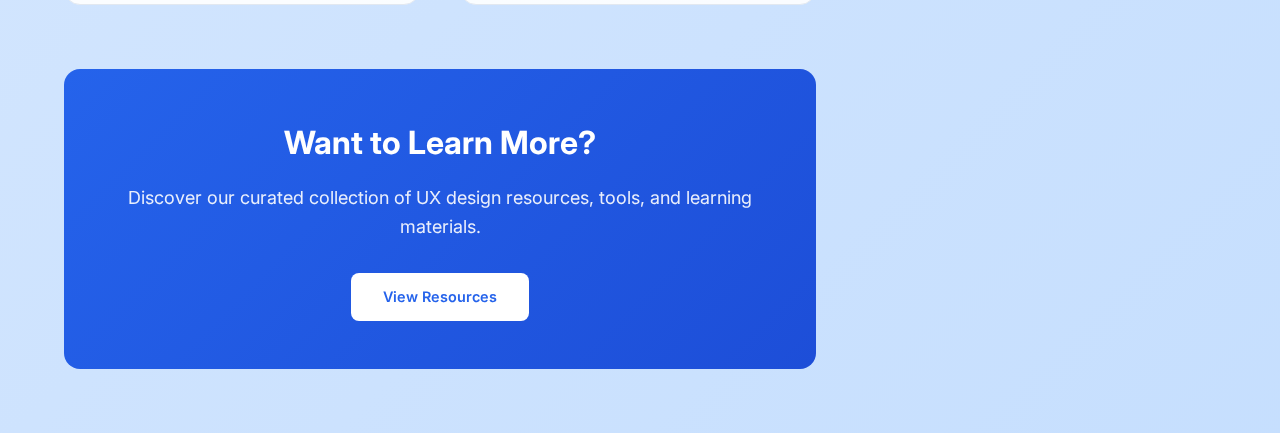
<file: ux-design.html>
<!DOCTYPE html>
<html lang="en">

<head>
    <meta charset="UTF-8">
    <meta name="viewport" content="width=device-width, initial-scale=1.0">
    <title>UX Design | Design Chronicles</title>
    <link rel="stylesheet" href="style.css">
    <link rel="preconnect" href="https://fonts.googleapis.com">
    <link rel="preconnect" href="https://fonts.gstatic.com" crossorigin>
    <link href="https://fonts.googleapis.com/css2?family=Inter:wght@400;500;600;700&display=swap" rel="stylesheet">
</head>

<body>
    <header>
        <div class="header-content">
            <h1><a href="index.html" style="text-decoration: none; color: inherit;">Design Chronicles</a></h1>
            <nav>
                <ul>
                    <li><a href="index.html">Home</a></li>
                    <li><a href="index.html#blog">Stories</a></li>
                    <li><a href="index.html#about">About</a></li>
                    <li><a href="resources.html">Resources</a></li>
                </ul>
            </nav>
        </div>
    </header>

    <div class="main-content">
        <main id="ux-design-content">
            <h1 class="page-title">UX Design</h1>
            <section class="blog-posts">
                <article class="blog-card">
                    <div class="article-image"
                        style="background: url('https://images.unsplash.com/photo-1553028826-f4804a6dba3b?ixlib=rb-1.2.1&auto=format&fit=crop&w=800&q=80') center/cover;">
                    </div>
                    <div class="article-content">
                        <div class="category-tags">
                            <span class="category-tag">UX Research</span>
                            <span class="category-tag">User Testing</span>
                        </div>
                        <h2>The Power of User Research</h2>
                        <p>Discover how effective user research can transform your design process and lead to better product outcomes.</p>
                        <a href="https://www.nngroup.com/articles/user-research-methods/" class="read-more" target="_blank" rel="noopener noreferrer">Read More</a>
                    </div>
                </article>

                <article class="blog-card">
                    <div class="article-image"
                        style="background: url('https://images.unsplash.com/photo-1512758017271-d7b84c2113f1?ixlib=rb-1.2.1&auto=format&fit=crop&w=800&q=80') center/cover;">
                    </div>
                    <div class="article-content">
                        <div class="category-tags">
                            <span class="category-tag">Interaction Design</span>
                            <span class="category-tag">Prototyping</span>
                        </div>
                        <h2>Prototyping Best Practices</h2>
                        <p>Learn the essential techniques for creating effective prototypes that communicate your design ideas clearly.</p>
                        <a href="https://www.smashingmagazine.com/category/prototyping" class="read-more" target="_blank" rel="noopener noreferrer">Read More</a>
                    </div>
                </article>

                <article class="blog-card">
                    <div class="article-image"
                        style="background: url('https://images.unsplash.com/photo-1522542550221-31fd19575a2d?ixlib=rb-1.2.1&auto=format&fit=crop&w=800&q=80') center/cover;">
                    </div>
                    <div class="article-content">
                        <div class="category-tags">
                            <span class="category-tag">Accessibility</span>
                            <span class="category-tag">Inclusive Design</span>
                        </div>
                        <h2>Designing for Accessibility</h2>
                        <p>Explore the principles of inclusive design and learn how to create products that work for everyone.</p>
                        <a href="https://www.a11yproject.com/" class="read-more" target="_blank" rel="noopener noreferrer">Read More</a>
                    </div>
                </article>
            </section>

            <div class="cta-section">
                <h2>Want to Learn More?</h2>
                <p>Discover our curated collection of UX design resources, tools, and learning materials.</p>
                <a href="resources.html#ux-design-resources" class="read-more">View Resources</a>
            </div>
        </main>

        <aside class="sidebar">
            <section class="trending-topics">
                <h2>Trending in UX</h2>
                <ul>
                    <li><a href="#ai-ux">AI in UX Design</a></li>
                    <li><a href="#micro-interactions">Micro-interactions</a></li>
                    <li><a href="#voice-ui">Voice User Interfaces</a></li>
                    <li><a href="#design-systems">Design Systems</a></li>
                </ul>
            </section>
        </aside>
    </div>
</body>

</html>
</file>
<file: style.css>
html {
    scroll-behavior: smooth;
    scroll-padding-top: 80px;
}

body {
    font-family: 'Inter', -apple-system, BlinkMacSystemFont, 'Segoe UI', Roboto, Oxygen, Ubuntu, sans-serif;
    line-height: 1.6;
    color: #1e293b;
    background: linear-gradient(-45deg, #ffffff, #e1effe, #bfdbfe, #dbeafe);
    background-size: 400% 400%;
    animation: gradientBG 15s ease infinite;
    min-height: 100vh;
    position: relative;
    overflow-x: hidden;
}

body::before,
body::after {
    content: '';
    position: fixed;
    width: 70vmax;
    height: 70vmax;
    border-radius: 50%;
    background: linear-gradient(135deg, rgba(37, 99, 235, 0.08), rgba(59, 130, 246, 0.08));
    z-index: -1;
}

body::before {
    top: -35vmax;
    left: -35vmax;
    animation: rotate 25s linear infinite;
}

body::after {
    bottom: -35vmax;
    right: -35vmax;
    animation: rotate 30s linear reverse infinite;
}

@keyframes rotate {
    0% {
        transform: rotate(0deg) translateY(0) scale(1);
    }
    50% {
        transform: rotate(180deg) translateY(3%) scale(1.1);
    }
    100% {
        transform: rotate(360deg) translateY(0) scale(1);
    }
}

.geometric-shapes {
    position: fixed;
    top: 0;
    left: 0;
    width: 100%;
    height: 100%;
    z-index: -1;
    pointer-events: none;
    overflow: hidden;
}

.shape {
    position: absolute;
    background: linear-gradient(135deg, rgba(37, 99, 235, 0.08), rgba(59, 130, 246, 0.12));
    border: 2px solid rgba(37, 99, 235, 0.1);
    backdrop-filter: blur(5px);
    animation: floatShape 20s ease-in-out infinite;
    box-shadow: 0 8px 32px rgba(37, 99, 235, 0.1);
}

.shape:nth-child(1) {
    width: 25vmax;
    height: 25vmax;
    top: 15%;
    left: 15%;
    animation-delay: 0s;
    border-radius: 30% 70% 70% 30% / 30% 30% 70% 70%;
    background: linear-gradient(135deg, rgba(37, 99, 235, 0.1), rgba(99, 102, 241, 0.15));
}

.shape:nth-child(2) {
    width: 30vmax;
    height: 30vmax;
    bottom: 15%;
    right: 15%;
    animation-delay: -7s;
    border-radius: 70% 30% 30% 70% / 70% 70% 30% 30%;
    background: linear-gradient(135deg, rgba(99, 102, 241, 0.12), rgba(37, 99, 235, 0.15));
}

.shape:nth-child(3) {
    width: 20vmax;
    height: 20vmax;
    top: 45%;
    right: 25%;
    animation-delay: -14s;
    border-radius: 60% 40% 30% 70% / 60% 30% 70% 40%;
    background: linear-gradient(135deg, rgba(59, 130, 246, 0.12), rgba(37, 99, 235, 0.15));
}

@keyframes floatShape {
    0% {
        transform: translate(0, 0) rotate(0deg) scale(1);
        border-radius: 30% 70% 70% 30% / 30% 30% 70% 70%;
    }
    33% {
        transform: translate(3%, 3%) rotate(120deg) scale(1.15);
        border-radius: 70% 30% 30% 70% / 70% 70% 30% 30%;
    }
    66% {
        transform: translate(-3%, -2%) rotate(240deg) scale(0.85);
        border-radius: 30% 60% 70% 40% / 50% 60% 30% 60%;
    }
    100% {
        transform: translate(0, 0) rotate(360deg) scale(1);
        border-radius: 30% 70% 70% 30% / 30% 30% 70% 70%;
    }
}

@keyframes gradientBG {
    0% {
        background-position: 0% 50%;
    }
    50% {
        background-position: 100% 50%;
    }
    100% {
        background-position: 0% 50%;
    }
}

* {
    margin: 0;
    padding: 0;
    box-sizing: border-box;
}

body {
    display: grid;
    grid-template-columns: 1fr min(1600px, 95%) 1fr;
    grid-template-areas:
        ". header ."
        ". main-content .";
}

body>* {
    grid-column: 2;
}

header {
    background: rgba(255, 255, 255, 0.8);
    backdrop-filter: blur(10px);
    padding: 1.5rem 0 1.7rem;
    margin-bottom: 2rem;
    position: sticky;
    top: 0;
    z-index: 1000;
    border-bottom: none;
    transform-style: preserve-3d;
    transition: transform 0.3s ease;
    clip-path: polygon(
        0 0,
        100% 0,
        100% 92%,
        95% 94%,
        85% 95%,
        70% 96%,
        30% 96%,
        15% 95%,
        5% 94%,
        0 92%
    );
}

header::after {
    content: '';
    position: absolute;
    bottom: 0;
    left: 0;
    right: 0;
    height: 1px;
    background: linear-gradient(90deg, 
        transparent,
        rgba(37, 99, 235, 0.1) 20%,
        rgba(37, 99, 235, 0.15) 40%,
        rgba(37, 99, 235, 0.15) 60%,
        rgba(37, 99, 235, 0.1) 80%,
        transparent
    );
}

header:hover {
    transform: translateZ(10px);
}

.header-content {
    max-width: 1600px;
    margin: 0 auto;
    display: flex;
    justify-content: space-between;
    align-items: center;
    padding: 0 2rem;
}

header h1 {
    margin: 0;
    font-size: 2rem;
    font-weight: 700;
    letter-spacing: -0.5px;
    background: linear-gradient(135deg, #2563eb, #1d4ed8);
    -webkit-background-clip: text;
    background-clip: text;
    color: transparent;
}

nav ul {
    list-style: none;
    display: flex;
    gap: 3rem;
    margin: 0;
    align-items: center;
}

nav a {
    text-decoration: none;
    color: #475569;
    font-weight: 500;
    font-size: 1rem;
    transition: all 0.2s ease;
}

nav a:hover {
    color: #2563eb;
}

.main-content {
    display: grid;
    grid-template-columns: repeat(12, 1fr);
    gap: 3rem;
    margin: 0 auto;
    max-width: 1600px;
    padding: 0 2rem 4rem;
}

main {
    grid-column: 1 / 9;
}

.blog-posts {
    display: grid;
    grid-template-columns: repeat(2, 1fr);
    gap: 2.5rem;
}

.blog-posts article:first-child {
    grid-column: 1 / -1;
    display: grid;
    grid-template-columns: 1.5fr 1fr;
    gap: 3rem;
    background: #f8fafc;
    padding: 0;
    border-radius: 1rem;
    overflow: hidden;
    border: 1px solid #e2e8f0;
    transition: all 0.5s cubic-bezier(0.175, 0.885, 0.32, 1.275);
}

.blog-posts article:first-child:hover {
    transform: scale(1.02);
    box-shadow: 0 24px 48px -12px rgba(37, 99, 235, 0.2);
}

.blog-posts article:first-child .article-content {
    padding: 3rem;
    display: flex;
    flex-direction: column;
    justify-content: center;
    background: linear-gradient(135deg, rgba(248, 250, 252, 0.9), rgba(248, 250, 252, 0.7));
    backdrop-filter: blur(10px);
}

.blog-posts article:first-child .article-image {
    height: 100%;
    min-height: 400px;
    background: url('https://images.unsplash.com/photo-1451187580459-43490279c0fa?ixlib=rb-1.2.1&auto=format&fit=crop&w=800&q=80') center/cover;
}

.blog-posts article:first-child h2 {
    font-size: 2.5rem;
    line-height: 1.2;
    margin-bottom: 1.5rem;
}

.blog-posts article:first-child p {
    font-size: 1.125rem;
    margin-bottom: 2rem;
}

.blog-card {
    background: rgba(255, 255, 255, 0.9);
    border: 1px solid #e2e8f0;
    border-radius: 1rem;
    overflow: hidden;
    transition: all 0.4s cubic-bezier(0.175, 0.885, 0.32, 1.275);
    position: relative;
}

.blog-card::before {
    content: '';
    position: absolute;
    top: 0;
    left: 0;
    right: 0;
    bottom: 0;
    background: linear-gradient(135deg, rgba(37, 99, 235, 0.1), rgba(29, 78, 216, 0.05));
    opacity: 0;
    transition: opacity 0.4s ease;
}

.blog-card:hover {
    transform: translateY(-8px) scale(1.02);
    box-shadow: 0 20px 40px -12px rgba(37, 99, 235, 0.15);
    border-color: #3b82f6;
}

.blog-card:hover::before {
    opacity: 1;
}

.blog-card .article-image {
    height: 240px;
    background: #F7FAFC;
    margin-bottom: 1.5rem;
    position: relative;
    overflow: hidden;
}

.blog-card .article-image::after {
    content: '';
    position: absolute;
    top: 0;
    left: 0;
    right: 0;
    bottom: 0;
    background: linear-gradient(to bottom, transparent 0%, rgba(0, 0, 0, 0.2) 100%);
}

.blog-card .article-content {
    padding: 0 2rem 2rem;
}

.blog-card h2 {
    color: #1e293b;
    font-size: 1.5rem;
    font-weight: 700;
    line-height: 1.3;
    margin-bottom: 1rem;
}

.blog-card p {
    color: #475569;
    margin-bottom: 1.5rem;
    line-height: 1.75;
}

.read-more {
    background: linear-gradient(135deg, #2563eb, #1d4ed8);
    background-size: 200% 200%;
    animation: gradientButton 3s ease infinite;
    border: none;
    transition: all 0.3s ease;
    display: inline-block;
    padding: 0.5rem 1.25rem;
    border-radius: 2rem;
    text-decoration: none;
    font-weight: 600;
    font-size: 0.9rem;
    color: white;
}

@keyframes gradientButton {
    0% {
        background-position: 0% 50%;
    }
    50% {
        background-position: 100% 50%;
    }
    100% {
        background-position: 0% 50%;
    }
}

.read-more:hover {
    transform: translateY(-2px);
    box-shadow: 0 8px 16px -4px rgba(37, 99, 235, 0.25);
}

.sidebar {
    grid-column: 9 / -1;
    display: flex;
    flex-direction: column;
    gap: 2.5rem;
}

.sidebar section {
    background: #f8fafc;
    padding: 2rem;
    border-radius: 1rem;
    border: 1px solid #e2e8f0;
}

.about-me {
    background: linear-gradient(135deg, #2563eb, #1d4ed8) !important;
    color: #ffffff;
    text-align: center;
}

.about-me h2,
.about-me p {
    color: #ffffff !important;
}

.profile-img {
    width: 120px;
    height: 120px;
    border-radius: 50%;
    margin: 0 auto 1.5rem;
    object-fit: cover;
    border: 3px solid #ffffff;
    box-shadow: 0 0 0 2px rgba(255, 255, 255, 0.2);
}

.sidebar h2 {
    color: #1e293b;
    margin-bottom: 1.5rem;
    font-size: 1.25rem;
    font-weight: 700;
    letter-spacing: -0.3px;
}

.sidebar ul {
    list-style: none;
    padding: 0;
}

.sidebar li {
    margin-bottom: 1rem;
}

.sidebar a {
    color: #475569;
    text-decoration: none;
    transition: all 0.2s ease;
    display: block;
    font-size: 1rem;
    padding: 0.5rem 0;
    border-bottom: 1px solid #e2e8f0;
}

.sidebar a:hover {
    color: #2563eb;
    transform: translateX(4px);
}

.about-me p {
    font-size: 1rem;
    line-height: 1.75;
}

@media (max-width: 1200px) {
    .main-content {
        grid-template-columns: 1fr;
        gap: 3rem;
    }

    main,
    .sidebar {
        grid-column: 1 / -1;
    }

    .sidebar {
        display: grid;
        grid-template-columns: repeat(auto-fit, minmax(300px, 1fr));
        gap: 2rem;
    }
}

@media (max-width: 768px) {
    .header-content {
        flex-direction: column;
        gap: 1.5rem;
        text-align: center;
        padding: 0 1.5rem;
    }

    nav ul {
        gap: 2rem;
        justify-content: center;
    }

    .main-content {
        padding: 0 1.5rem 3rem;
    }

    .blog-posts {
        grid-template-columns: 1fr;
    }

    .blog-posts article:first-child {
        grid-template-columns: 1fr;
    }

    .blog-posts article:first-child .article-image {
        min-height: 300px;
    }

    .blog-posts article:first-child .article-content {
        padding: 2rem;
    }

    .blog-posts article:first-child h2 {
        font-size: 2rem;
    }

    header {
        padding: 1.5rem 0 1.7rem;
        clip-path: polygon(
            0 0,
            100% 0,
            100% 92%,
            90% 94%,
            75% 95%,
            50% 96%,
            25% 95%,
            10% 94%,
            0 92%
        );
    }
}

@media (max-width: 480px) {
    .header-content {
        padding: 0 1rem;
    }

    nav ul {
        gap: 1.5rem;
        flex-wrap: wrap;
    }

    .main-content {
        padding: 0 1rem 2rem;
    }

    .blog-card .article-content {
        padding: 0 1.5rem 1.5rem;
    }

    .blog-posts article:first-child h2 {
        font-size: 1.75rem;
    }
}

#home,
#blog,
#about,
#categories {
    scroll-margin-top: 80px;
}


.category-tags {
    display: flex;
    gap: 0.5rem;
    margin-bottom: 1rem;
    flex-wrap: wrap;
}

.category-tag {
    font-size: 0.75rem;
    padding: 0.25rem 0.75rem;
    border-radius: 1rem;
    background: linear-gradient(135deg, #7c3aed, #6d28d9);
    color: #ffffff;
    font-weight: 500;
}

/* Architecture Page Styles */
.page-title {
    font-size: 2.5rem;
    margin-bottom: 2rem;
    color: #1e293b;
    border-bottom: 3px solid #2563eb;
    padding-bottom: 0.5rem;
    display: inline-block;
}

.architecture-resources {
    margin-top: 4rem;
    padding: 2rem;
    background: #f8fafc;
    border-radius: 1rem;
    border: 1px solid #e2e8f0;
}

.resource-grid {
    display: grid;
    grid-template-columns: repeat(auto-fit, minmax(250px, 1fr));
    gap: 2rem;
    margin-top: 2rem;
}

.resource-card {
    background: #ffffff;
    padding: 1.5rem;
    border-radius: 0.5rem;
    border: 1px solid #e2e8f0;
    transition: all 0.3s ease;
}

.resource-card:hover {
    transform: translateY(-4px);
    box-shadow: 0 12px 24px -10px rgba(37, 99, 235, 0.1);
    border-color: #3b82f6;
}

.resource-card h3 {
    color: #1e293b;
    margin-bottom: 1rem;
    font-size: 1.25rem;
    font-weight: 600;
}

.resource-card ul {
    list-style: none;
    padding: 0;
}

.resource-card li {
    margin-bottom: 0.75rem;
}

.resource-card a {
    color: #2563eb;
    text-decoration: none;
    font-weight: 500;
    transition: color 0.2s ease;
}

.resource-card a:hover {
    color: #1d4ed8;
    text-decoration: underline;
}

.trending-topics {
    background: #f8fafc;
    padding: 2rem;
    border-radius: 1rem;
    border: 1px solid #e2e8f0;
    margin-bottom: 2rem;
}

.trending-topics h2 {
    color: #1e293b;
    margin-bottom: 1.5rem;
    font-size: 1.25rem;
    font-weight: 700;
}

.trending-topics ul {
    list-style: none;
    padding: 0;
}

.trending-topics li {
    margin-bottom: 1rem;
}

.trending-topics a {
    color: #475569;
    text-decoration: none;
    transition: all 0.2s ease;
    display: block;
    font-size: 1rem;
    padding: 0.5rem 0;
    border-bottom: 1px solid #e2e8f0;
}

.trending-topics a:hover {
    color: #2563eb;
    transform: translateX(4px);
}

@media (max-width: 768px) {
    .resource-grid {
        grid-template-columns: 1fr;
    }
    
    .page-title {
        font-size: 2rem;
    }
}

/* Resources Page Styles */
.resources-section {
    margin-bottom: 4rem;
    padding: 2rem;
    background: #f8fafc;
    border-radius: 1rem;
    border: 1px solid #e2e8f0;
}

.resources-section h2 {
    color: #1e293b;
    font-size: 1.75rem;
    margin-bottom: 2rem;
    padding-bottom: 0.5rem;
    border-bottom: 2px solid #2563eb;
    display: inline-block;
}

.quick-links {
    position: sticky;
    top: 100px;
}

.quick-links ul {
    border-left: 2px solid #e2e8f0;
}

.quick-links a {
    padding: 0.5rem 1rem;
    display: block;
    color: #475569;
    text-decoration: none;
    transition: all 0.2s ease;
    border-left: 2px solid transparent;
    margin-left: -2px;
}

.quick-links a:hover {
    color: #2563eb;
    border-left: 2px solid #2563eb;
    background: rgba(37, 99, 235, 0.05);
}

nav a.active {
    color: #2563eb;
    font-weight: 600;
}

/* Update existing resource grid styles */
.resource-grid {
    display: grid;
    grid-template-columns: repeat(auto-fit, minmax(300px, 1fr));
    gap: 2rem;
}

.resource-card {
    background: #ffffff;
    padding: 1.5rem;
    border-radius: 0.5rem;
    border: 1px solid #e2e8f0;
    transition: all 0.3s ease;
}

.resource-card:hover {
    transform: translateY(-4px);
    box-shadow: 0 12px 24px -10px rgba(37, 99, 235, 0.1);
    border-color: #3b82f6;
}

@media (max-width: 768px) {
    .resources-section {
        padding: 1.5rem;
    }
    
    .resource-grid {
        grid-template-columns: 1fr;
    }
}

/* CTA Section Styles */
.cta-section {
    margin-top: 4rem;
    padding: 3rem;
    background: linear-gradient(135deg, #2563eb, #1d4ed8);
    border-radius: 1rem;
    text-align: center;
    color: #ffffff;
}

.cta-section h2 {
    font-size: 2rem;
    margin-bottom: 1rem;
    color: #ffffff;
}

.cta-section p {
    font-size: 1.125rem;
    margin-bottom: 2rem;
    opacity: 0.9;
}

.cta-section .read-more {
    background: #ffffff;
    color: #2563eb;
    padding: 0.75rem 2rem;
    border-radius: 0.5rem;
    font-weight: 600;
    transition: all 0.2s ease;
}

.cta-section .read-more:hover {
    background: rgba(255, 255, 255, 0.9);
    transform: translateY(-2px);
}

@media (max-width: 768px) {
    .cta-section {
        padding: 2rem;
    }
    
    .cta-section h2 {
        font-size: 1.75rem;
    }
}

/* Resources Page Specific Styles */
#resources-content {
    padding: 2rem 0;
}

.resources-header {
    margin-bottom: 3rem;
    text-align: center;
}

.page-title {
    font-size: 3rem;
    font-weight: 800;
    margin-bottom: 2rem;
    background: linear-gradient(135deg, #2563eb, #1d4ed8);
    -webkit-background-clip: text;
    background-clip: text;
    color: transparent;
    letter-spacing: -0.02em;
}

.resources-section {
    margin-bottom: 4rem;
    padding: 2rem;
    background: #f8fafc;
    border-radius: 1.5rem;
    border: 1px solid #e2e8f0;
}

.section-title {
    font-size: 2rem;
    font-weight: 700;
    color: #1e293b;
    margin-bottom: 2rem;
    padding-bottom: 0.5rem;
    border-bottom: 2px solid #2563eb;
    display: inline-block;
}

.resources-grid {
    display: grid;
    grid-template-columns: repeat(auto-fit, minmax(300px, 1fr));
    gap: 2rem;
}

.resource-category {
    background: #ffffff;
    border-radius: 1rem;
    padding: 1.5rem;
    box-shadow: 0 4px 6px -1px rgba(0, 0, 0, 0.1), 0 2px 4px -1px rgba(0, 0, 0, 0.06);
}

.category-header {
    display: flex;
    justify-content: space-between;
    align-items: center;
    margin-bottom: 1.5rem;
    padding-bottom: 1rem;
    border-bottom: 2px solid #f1f5f9;
}

.category-header h3 {
    font-size: 1.5rem;
    font-weight: 700;
    color: #1e293b;
    margin: 0;
}

.resource-count {
    background: #f1f5f9;
    padding: 0.5rem 1rem;
    border-radius: 2rem;
    color: #475569;
    font-weight: 500;
    font-size: 0.9rem;
}

.resource-cards {
    display: grid;
    gap: 1.5rem;
}

.resource-card {
    background: #ffffff;
    border: 1px solid #e2e8f0;
    border-radius: 1rem;
    padding: 1.5rem;
    transition: all 0.3s ease;
}

.resource-card:hover {
    transform: translateY(-4px);
    box-shadow: 0 12px 24px -10px rgba(37, 99, 235, 0.1);
    border-color: #2563eb;
}

.card-header {
    display: flex;
    justify-content: space-between;
    align-items: center;
    margin-bottom: 1.5rem;
}

.card-header h4 {
    font-size: 1.25rem;
    font-weight: 600;
    color: #1e293b;
    margin: 0;
}

.skill-level {
    font-size: 0.875rem;
    font-weight: 500;
    padding: 0.35rem 0.75rem;
    border-radius: 1rem;
}

.skill-level.beginner {
    background: #dcfce7;
    color: #166534;
}

.skill-level.intermediate {
    background: #fef3c7;
    color: #92400e;
}

.skill-level.advanced {
    background: #fee2e2;
    color: #991b1b;
}

.resource-card ul {
    list-style: none;
    margin: 0 0 1.5rem 0;
}

.resource-card li {
    margin-bottom: 0.75rem;
}

.resource-card a {
    color: #2563eb;
    text-decoration: none;
    font-weight: 500;
    transition: all 0.2s ease;
    display: inline-block;
}

.resource-card a:hover {
    color: #1d4ed8;
    text-decoration: underline;
}

.card-footer {
    display: flex;
    gap: 0.5rem;
    flex-wrap: wrap;
}

.tag {
    background: #f1f5f9;
    color: #475569;
    padding: 0.35rem 0.75rem;
    border-radius: 0.5rem;
    font-size: 0.875rem;
    font-weight: 500;
}

/* Sidebar Improvements */
.sidebar-content {
    position: sticky;
    top: 100px;
}

.quick-links {
    background: #ffffff !important;
    border: 1px solid #e2e8f0;
    border-radius: 1rem;
    padding: 1.5rem !important;
    margin-bottom: 2rem;
}

.quick-links h2 {
    font-size: 1.25rem;
    color: #1e293b;
    margin-bottom: 1rem;
}

.quick-links ul {
    list-style: none;
}

.quick-links li {
    margin-bottom: 0.75rem;
}

.quick-links a {
    color: #475569;
    text-decoration: none;
    font-weight: 500;
    transition: all 0.2s ease;
    display: block;
    padding: 0.5rem 0.75rem;
    border-radius: 0.5rem;
}

.quick-links a:hover {
    background: #f1f5f9;
    color: #2563eb;
}

.skill-levels {
    background: #ffffff !important;
    border: 1px solid #e2e8f0;
    border-radius: 1rem;
    padding: 1.5rem !important;
}

.skill-levels h2 {
    font-size: 1.25rem;
    color: #1e293b;
    margin-bottom: 1rem;
}

.skill-levels ul {
    list-style: none;
}

.skill-levels li {
    display: flex;
    align-items: center;
    gap: 0.75rem;
    margin-bottom: 0.75rem;
    padding: 0.5rem 0.75rem;
    border-radius: 0.5rem;
}

.level-indicator {
    width: 0.75rem;
    height: 0.75rem;
    border-radius: 50%;
}

.level-indicator.beginner {
    background: #22c55e;
}

.level-indicator.intermediate {
    background: #f59e0b;
}

.level-indicator.advanced {
    background: #ef4444;
}

/* Responsive Improvements */
@media (max-width: 1200px) {
    .main-content {
        grid-template-columns: 1fr;
        gap: 2rem;
    }

    main {
        grid-column: 1 / -1;
    }

    .sidebar {
        grid-column: 1 / -1;
    }

    .sidebar-content {
        display: grid;
        grid-template-columns: repeat(auto-fit, minmax(250px, 1fr));
        gap: 2rem;
        position: static;
    }
}

@media (max-width: 768px) {
    .resources-header {
        margin-bottom: 2rem;
    }

    .page-title {
        font-size: 2.25rem;
    }

    .section-title {
        font-size: 1.75rem;
    }

    .resources-section {
        padding: 1.5rem;
    }

    .resources-grid {
        grid-template-columns: 1fr;
    }

    .category-header h3 {
        font-size: 1.25rem;
    }
}

.article-links {
    display: flex;
    gap: 1rem;
    margin-top: 1.5rem;
}

.read-more {
    display: inline-block;
    padding: 0.5rem 1.25rem;
    border-radius: 2rem;
    text-decoration: none;
    font-weight: 600;
    font-size: 0.9rem;
    background-color: #2563eb;
    color: white;
    transition: all 0.3s ease;
}

.read-more:hover {
    background-color: #1d4ed8;
    transform: translateY(-2px);
    box-shadow: 0 4px 12px -2px rgba(37, 99, 235, 0.3);
}

.full-article {
    max-width: 800px;
    margin: 2rem auto;
    padding: 0 1rem;
}

.full-article h1 {
    font-size: 2.5rem;
    margin-bottom: 1rem;
}

.full-article .article-meta {
    margin-bottom: 2rem;
}

.full-article .date {
    color: #6b7280;
    font-size: 0.9rem;
    margin-top: 0.5rem;
}

.full-article .featured-image {
    width: 100%;
    height: auto;
    border-radius: 8px;
    margin-bottom: 2rem;
}

.full-article p {
    font-size: 1.1rem;
    line-height: 1.8;
    color: #374151;
    margin-bottom: 1.5rem;
}

.article-intro {
    font-size: 1.25rem;
    line-height: 1.8;
    color: #4b5563;
    margin-bottom: 2rem;
    font-weight: 500;
}

.full-article h2 {
    font-size: 2rem;
    margin-top: 3rem;
    margin-bottom: 1.5rem;
    color: #1e293b;
}

.full-article h3 {
    font-size: 1.5rem;
    margin-top: 2rem;
    margin-bottom: 1rem;
    color: #1e293b;
}

.full-article ul, .full-article ol {
    margin-bottom: 2rem;
    padding-left: 1.5rem;
}

.full-article li {
    margin-bottom: 0.75rem;
    line-height: 1.7;
    color: #4b5563;
}

.article-image {
    width: 100%;
    height: auto;
    border-radius: 8px;
    margin: 2rem 0;
    box-shadow: 0 4px 6px -1px rgba(0, 0, 0, 0.1), 0 2px 4px -1px rgba(0, 0, 0, 0.06);
}

.article-conclusion {
    margin-top: 4rem;
    padding: 2rem;
    background: #f8fafc;
    border-radius: 8px;
    border: 1px solid #e2e8f0;
}

.article-resources {
    margin-top: 3rem;
    padding: 2rem;
    background: #f8fafc;
    border-radius: 8px;
    border: 1px solid #e2e8f0;
}

.article-resources h3 {
    margin-top: 0;
    color: #1e293b;
}

.article-resources ul {
    margin-bottom: 0;
}

.article-resources a {
    color: #2563eb;
    text-decoration: none;
    transition: all 0.2s ease;
}

.article-resources a:hover {
    color: #1d4ed8;
    text-decoration: underline;
}

.back-link {
    display: inline-block;
    margin-top: 3rem;
    padding: 0.75rem 1.5rem;
    color: #4b5563;
    text-decoration: none;
    border: 1px solid #e2e8f0;
    border-radius: 6px;
    transition: all 0.2s ease;
}

.back-link:hover {
    color: #2563eb;
    border-color: #2563eb;
    background: #f8fafc;
}

@media (max-width: 768px) {
    .article-intro {
        font-size: 1.1rem;
    }

    .full-article h2 {
        font-size: 1.75rem;
    }

    .full-article h3 {
        font-size: 1.25rem;
    }

    .article-conclusion,
    .article-resources {
        padding: 1.5rem;
    }
}

.article-layout {
    max-width: 1200px;
    margin: 0 auto;
    padding: 2rem;
    display: grid;
    grid-template-columns: 1fr minmax(auto, 800px) 1fr;
    gap: 3rem;
}

.article-sidebar {
    position: sticky;
    top: 100px;
    align-self: start;
}

.article-sidebar-left {
    grid-column: 1;
}

.article-sidebar-right {
    grid-column: 3;
}

.article-main {
    grid-column: 2;
}

.table-of-contents {
    background: #ffffff;
    padding: 1.5rem;
    border-radius: 8px;
    border: 1px solid #e2e8f0;
    margin-bottom: 2rem;
}

.table-of-contents h3 {
    font-size: 1.1rem;
    margin-bottom: 1rem;
    color: #1e293b;
}

.table-of-contents ul {
    list-style: none;
    padding: 0;
    margin: 0;
}

.table-of-contents li {
    margin-bottom: 0.75rem;
}

.table-of-contents a {
    color: #4b5563;
    text-decoration: none;
    font-size: 0.95rem;
    display: block;
    padding: 0.25rem 0;
    transition: all 0.2s ease;
}

.table-of-contents a:hover {
    color: #2563eb;
    transform: translateX(4px);
}

.article-share {
    background: #ffffff;
    padding: 1.5rem;
    border-radius: 8px;
    border: 1px solid #e2e8f0;
}

.article-share h3 {
    font-size: 1.1rem;
    margin-bottom: 1rem;
    color: #1e293b;
}

.share-buttons {
    display: flex;
    gap: 0.75rem;
}

.share-button {
    background: #f3f4f6;
    color: #4b5563;
    border: none;
    padding: 0.5rem 1rem;
    border-radius: 6px;
    font-size: 0.9rem;
    cursor: pointer;
    transition: all 0.2s ease;
}

.share-button:hover {
    background: #e5e7eb;
    color: #2563eb;
}

.article-progress {
    position: fixed;
    top: 0;
    left: 0;
    width: 100%;
    height: 4px;
    background: #e2e8f0;
    z-index: 1000;
}

.progress-bar {
    height: 100%;
    background: linear-gradient(90deg, #2563eb, #1d4ed8);
    width: 0;
    transition: width 0.2s ease;
}

.article-meta-info {
    display: flex;
    align-items: center;
    gap: 2rem;
    margin-bottom: 2rem;
    padding-bottom: 2rem;
    border-bottom: 1px solid #e2e8f0;
}

.meta-item {
    display: flex;
    align-items: center;
    gap: 0.5rem;
    color: #6b7280;
    font-size: 0.9rem;
}

.article-section {
    margin-bottom: 4rem;
    scroll-margin-top: 100px;
}

.article-section:last-child {
    margin-bottom: 0;
}

@media (max-width: 1200px) {
    .article-layout {
        grid-template-columns: 1fr minmax(auto, 800px);
        gap: 2rem;
    }

    .article-sidebar-right {
        display: none;
    }
}

@media (max-width: 968px) {
    .article-layout {
        grid-template-columns: 1fr;
        padding: 1.5rem;
    }

    .article-sidebar-left {
        display: none;
    }

    .article-main {
        grid-column: 1;
    }
}
</file>
